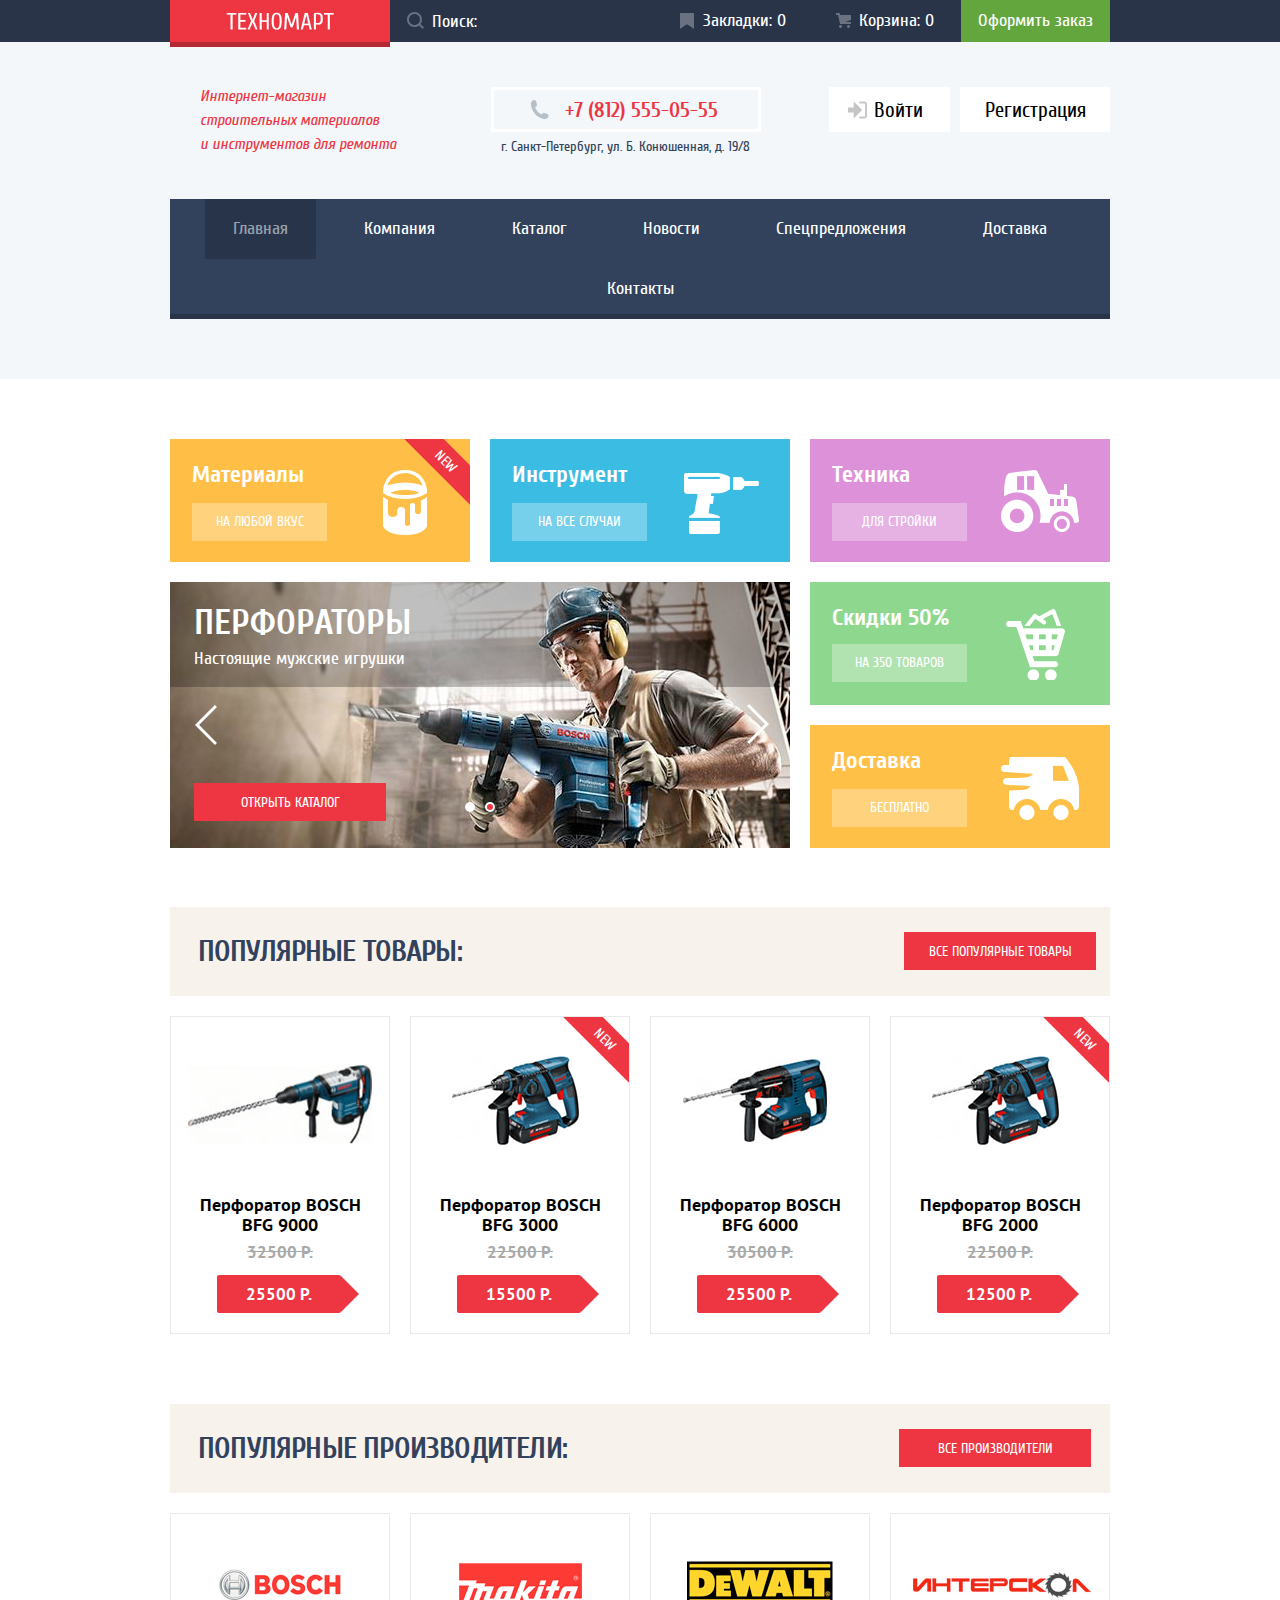
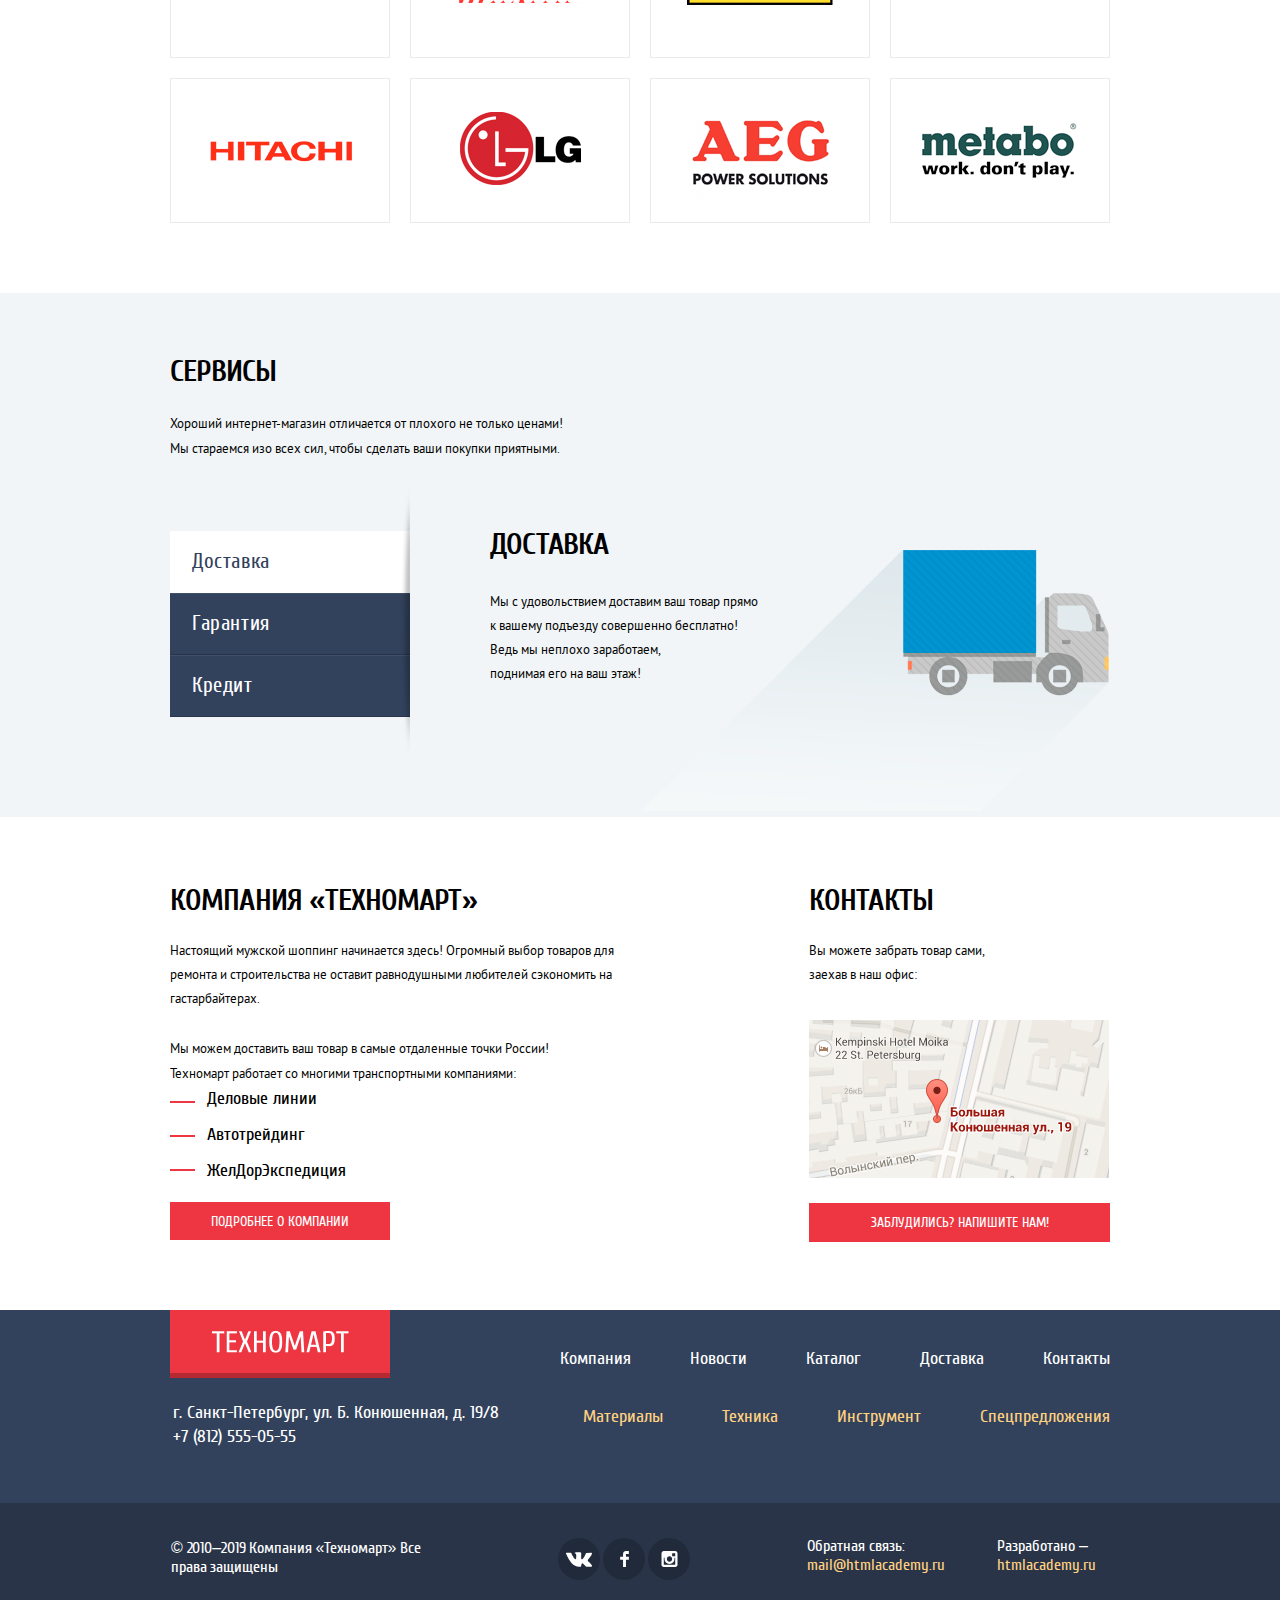
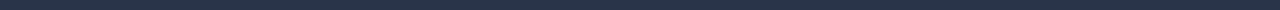
<file: index.html>
<!DOCTYPE html>
<html lang="ru" class="page">
   <head>
      <meta charset="utf-8">
      <title>HTML Academy: Техномарт</title>
      <link rel="icon" href="favicon.ico">
      <link rel="icon" href="img/favicon/152.svg" type="image/svg+xml">
      <link rel="stylesheet" type="text/css" href="css/normalize.css">
      <link rel="stylesheet" type="text/css" href="css/style.min.css">
   </head>

   <body class="page-body">

   <!-- page header -->
   <header class="page-header">
      <!-- верхняя часть шапки -->
      <div class="header-top">
         <div class="container">
            <!-- логотип -->
            <a class="link-logo">
               <img src="img/logo/technomart.png" width="108" height="18" alt="Логотип интернет-магазина «Техномарт»" class="main-logo" title="Логотип интернет-магазина «Техномарт»">
            </a>
            <!-- поиск -->
            <form action="#" method="GET" class="form-search">
               <label for="search" class="visualy-hidden">Поиск по сайту</label>
               <input type="search" name="search" id="search" placeholder="Поиск:">
               <svg width="17" height="17" viewBox="0 0 17 17" fill="none" xmlns="http://www.w3.org/2000/svg">
                  <path fill-rule="evenodd" clip-rule="evenodd" d="M13.458 12.044L17 15.586L15.586 17L12.044 13.458C10.782 14.421 9.21 15 7.5 15C3.35786 15 0 11.6421 0 7.5C0 3.35786 3.35786 0 7.5 0C11.6421 0 15 3.35786 15 7.5C15.0001 9.14309 14.4581 10.7403 13.458 12.044ZM7.5 2C4.467 2 2 4.467 2 7.5C2.00331 10.5362 4.4638 12.9967 7.5 13C10.532 13 13 10.532 13 7.5C13 4.467 10.532 2 7.5 2Z" fill="white"/>
               </svg>
            </form>
            <!-- меню покупок -->
            <ul class="top-user-menu">
               <li class="top-button bookmark"><a href="#">Закладки:&nbsp;<span class="cnt-bookmark">0</span></a></li>
               <li class="top-button cart"><a href="#">Корзина:&nbsp;<span class="cnt-cart">0</span></a></li>
               <li class="top-button buy-top-button"><a href="#">Оформить заказ</a></li>
            </ul>
         </div>
      </div>

      <div class="header-bottom">
         <div class="container">
            <!-- средняя часть шапки -->
            <div class="header-info">
               <h1 class="visualy-hidden">Техномарт</h1>
               <p class="top-slogan">
                  <i>Интернет-магазин
                  строительных материалов
                  и&nbsp;инструментов для ремонта</i>
               </p>
            </div>
            <div class="top-contacts">
               <h2 class="visualy-hidden">Наши контакты</h2>
               <a href="tel:+78125550555" class="top-phone" title="Позвонить нам">+7 (812) 555-05-55</a>
               <p class="top-address">г. Санкт-Петербург, ул. Б. Конюшенная, д. 19/8</p>
            </div>
            <div class="unautorized">
               <h2 class="visualy-hidden">Блок авторизации</h2>
               <a href="#" class="user-button enter" title="Войти на сайт">
                  <svg width="20" height="18" viewBox="0 0 20 18" fill="none" xmlns="http://www.w3.org/2000/svg">
                     <path d="M14.1667 9L5.71429 0.5V6.5H0V11.5H5.71429V17.5L14.1667 9Z" fill="#C5C5C5"/>
                     <path d="M16.1771 15.51H11.3895V17.5H16.1771C18.2514 17.5 19.0381 15.69 19.0619 14.474V3.528C19.0381 2.311 18.2514 0.5 16.1771 0.5H11.3895V2.49H16.1771C16.9762 2.49 17.1219 3.171 17.1391 3.547V14.451C17.1229 14.827 16.9762 15.51 16.1771 15.51Z" fill="#C5C5C5"/>
                  </svg>
                  Войти
               </a>
               <a href="#" class="user-button registration" title="Зарегистрироваться на сайте">Регистрация</a>
            </div>


         <!-- нижняя часть шапки -->
            <nav class="main-nav">
               <h2 class="visualy-hidden">Главное меню сайта</h2>
               <div class="nav">
                  <ul class=" main-nav-list">
                     <li class="main-nav-item current"><a class="main-nav-link">Главная</a></li>
                     <li class="main-nav-item"><a class="main-nav-link" href="#">Компания</a></li>
                     <li class="main-nav-item"><a class="main-nav-link" href="catalog.html">Каталог</a></li>
                     <li class="main-nav-item"><a class="main-nav-link" href="#">Новости</a></li>
                     <li class="main-nav-item"><a class="main-nav-link" href="#">Спецпредложения</a></li>
                     <li class="main-nav-item"><a class="main-nav-link" href="#">Доставка</a></li>
                     <li class="main-nav-item"><a class="main-nav-link" href="#">Контакты</a></li>
                  </ul>
               </div>
            </nav>
         </div>
      </div>
   </header>


   <!-- page content -->
   <main class="page-content">
      <!-- Блок со слайдером -->
      <section class="features">
         <div class="container">
            <h2 class="visualy-hidden">Ассортимент</h2>
            <!-- верхний ряд -->
            <div class="features-card new">
               <h3 class="features-title">Материалы</h3>
               <a href="#" class="features-button">на любой вкус</a>
            </div>
            <div class="features-card">
               <h3 class="features-title">Инструмент</h3>
               <a href="#" class="features-button">на все случаи</a>
            </div>
            <div class="features-card">
               <h3 class="features-title">Техника</h3>
               <a href="#" class="features-button">для стройки</a>
            </div>
            <div class="features-card">
               <h3 class="features-title">Скидки 50%</h3>
               <a href="#" class="features-button">на 350 товаров</a>
            </div>
            <div class="features-card">
               <h3 class="features-title">Доставка</h3>
               <a href="#" class="features-button">бесплатно</a>
            </div>
            <!-- slider -->
            <div class="slider">
               <ul class="slide-list">
                  <li class="slide slide-1">
                     <h3 class="slide-title">Дрели</h3>
                     <p class="slide-desc">Соседям на радость</p>
                     <a href="catalog.html" class="button slide-button">открыть каталог</a>
                  </li>
                  <li class="slide slide-2 slide-active">
                     <h3 class="slide-title">Перфораторы</h3>
                     <p class="slide-desc">Настоящие мужские игрушки</p>
                     <a href="catalog.html" class="button slide-button">открыть каталог</a>
                  </li>
               </ul>
               <button class="slider-arrow arrow-prev" tabindex="0" aria-label="Предыдущий слайд"></button>
               <button class="slider-arrow arrow-next" tabindex="0" aria-label="Следующий слайд"></button>
               <div class="slider-controls">
                  <button class="dot dot1" type="button" aria-label="слайд с дрелями" tabindex="0"></button>
                  <button class="dot dot2 current" type="button" aria-label="слайд с перфораторами" tabindex="0"></button>
               </div>
            </div>
         </div>
      </section>

      <!-- Популярные товары -->
      <section class="popular-goods">
         <div class="container">
            <!-- заголовок -->
            <div class="title-wrapper back-lightyellow">
               <h2 class="title popular-goods-title">Популярные товары:</h2>
               <a href="#" class="button right-button">все популярные товары</a>
            </div>
            <!-- список товаров -->
            <div class="popular-goods-content">
               <ul class="good-list">
                  <li class="gray-border good-item" tabindex="0">
                     <div class="good-text">
                        <h3 class="good-title">Перфоратор BOSCH BFG&nbsp;9000</h3>
                        <p class="good-oldprice">32500 Р.</p>
                        <p class="good-newprice">25500 Р.</p>
                     </div>
                     <div class="good-img-wrapper">
                       <img src="img/goods/hd-bfg-9000.jpg" width="184" height="164" alt="Профессиональный мощный инструмент для серьезных работ" class="good-img">
                     </div>
                     <div class="menu-good">
                        <a href="#" class="card-button buy-button" aria-label="купить товар" tabindex="0">Купить</a>
                        <button type="button" class="card-button bookmark-button" aria-label="добавить товар в закладки">В закладки</button>
                     </div>
                  </li>
                  <li class="gray-border good-item new" tabindex="0">
                     <div class="good-text">
                        <h3 class="good-title">Перфоратор BOSCH BFG&nbsp;3000</h3>
                        <p class="good-oldprice">22500 Р.</p>
                        <p class="good-newprice">15500 Р.</p>
                     </div>
                     <div class="good-img-wrapper">
                        <img src="img/goods/hd-bfg-3000.jpg" width="127" height="112" alt="Усиленный инструмент для дома и дачи" class="good-img">
                     </div>
                     <div class="menu-good">
                        <a href="#" class="card-button buy-button" aria-label="купить товар" tabindex="0">Купить</a>
                        <button type="button" class="card-button bookmark-button" aria-label="добавить товар в закладки">В закладки</button>
                     </div>
                  </li>
                  <li class="gray-border good-item" tabindex="0">
                     <div class="good-text">
                        <h3 class="good-title">Перфоратор BOSCH BFG&nbsp;6000</h3>
                        <p class="good-oldprice">30500 Р.</p>
                        <p class="good-newprice">25500 Р.</p>
                     </div>
                     <div class="good-img-wrapper">
                        <img src="img/goods/hd-bfg-6000.jpg" width="144" height="128" alt="Универсальный инструмент для дома" class="good-img">
                     </div>
                     <div class="menu-good">
                        <a href="#" class="card-button buy-button" aria-label="купить товар" tabindex="0">Купить</a>
                        <button type="button" class="card-button bookmark-button" aria-label="добавить товар в закладки">В закладки</button>
                     </div>
                  </li>
                  <li class="gray-border good-item new" tabindex="0">
                     <div class="good-text">
                        <h3 class="good-title">Перфоратор BOSCH BFG&nbsp;2000</h3>
                        <p class="good-oldprice">22500 Р.</p>
                        <p class="good-newprice">12500 Р.</p>
                     </div>
                     <div class="good-img-wrapper">
                        <img src="img/goods/hd-bfg-2000.jpg" width="127" height="112" alt="Легкий инструмент для начинающих" class="good-img">
                     </div>
                     <div class="menu-good">
                        <a href="#" class="card-button buy-button" aria-label="купить товар" tabindex="0">Купить</a>
                        <button type="button" class="card-button bookmark-button" aria-label="добавить товар в закладки">В закладки</button>
                     </div>
                  </li>
               </ul>
            </div>
         </div>
      </section>

      <!-- Популярные производители -->
      <section class="manufacts">
         <div class="container">
            <!-- заголовок -->
            <div class="title-wrapper back-lightyellow">
               <h2 class="title manufacts-title">Популярные производители:</h2>
               <a href="#" class="button right-button">Все производители</a>
            </div>
            <!-- список производителей -->
            <div class="manufacts-content">
               <ul class="manufacts-list">
                  <li class="gray-border manufact-item" title="Компания «BOSH»">
                     <a href="#" class="manufact-link">
                        <img src="img/manufacturers/bosch.png" width="126" height="37" alt="Компания «BOSH»"  class="manufact-img">
                     </a>
                  </li>
                  <li class="gray-border manufact-item" title="Компания «Makita»">
                     <a href="#" class="manufact-link">
                        <img src="img/manufacturers/makita.png" width="123" height="40" alt="Компания «Makita»" class="manufact-img">
                     </a>
                  </li>
                  <li class="gray-border manufact-item" title="Компания «DeWALT»">
                     <a href="#" class="manufact-link">
                        <img src="img/manufacturers/dewalt.png" width="146" height="44" alt="Компания «DeWALT»" class="manufact-img">
                     </a>
                  </li>
                  <li class="gray-border manufact-item" title="Компания «Интерскол»">
                     <a href="#" class="manufact-link">
                        <img src="img/manufacturers/interskol.png" width="200" height="76" alt="Компания «Интерскол»" class="manufact-img">
                     </a>
                  </li>
                  <li class="gray-border manufact-item" title="Компания «HITACHI»">
                     <a href="#" class="manufact-link">
                        <img src="img/manufacturers/hitachi.png" width="169" height="31" alt="Компания «HITACHI»" class="manufact-img">
                     </a>
                  </li>
                  <li class="gray-border manufact-item" title="Компания «LG»">
                     <a href="#" class="manufact-link">
                        <img src="img/manufacturers/lg.png" width="121" height="73" alt="Компания «LG»" class="manufact-img">
                     </a>
                  </li>
                  <li class="gray-border manufact-item" title="Компания «AEG power solutions»">
                     <a href="#" class="manufact-link">
                        <img src="img/manufacturers/aeg.png" width="151" height="98" alt="Компания «AEG power solutions»" class="manufact-img">
                     </a>
                  </li>
                  <li class="gray-border manufact-item" title="Компания «metabo work. don't play.»">
                     <a href="#" class="manufact-link">
                        <img src="img/manufacturers/metabo.png" width="206" height="73" alt="Компания «metabo work. don't play.»" class="manufact-img">
                     </a>
                  </li>
               </ul>
            </div>
         </div>
      </section>

      <!-- Сервисы -->
      <section class="services">
         <div class="container">
            <h2 class="title title-black">Сервисы</h2>
            <div class="services-slogan">
               <p>Хороший интернет-магазин отличается от плохого не только ценами!</p>
               <p>Мы стараемся изо всех сил, чтобы сделать ваши покупки приятными.</p>
            </div>

            <!-- меню сервисов -->
            <div class="services-content">
               <ul class="services-menu-list">
                  <li class="services-menu-item">
                     <button class="services-menu-button delivery-button services-active">Доставка</button>
                  </li>
                  <li class="services-menu-item">
                     <button class="services-menu-button guarantee-button" tabindex="0">Гарантия</button>
                  </li>
                  <li class="services-menu-item">
                     <button class="services-menu-button credit-button">Кредит</button>
                  </li>
               </ul>

               <!-- список сервисов -->
               <ul class="services-list">
                  <li class="services-item delivery services-current">
                     <figure>
                        <figcaption class="title">Доставка</figcaption>
                        <p>Мы с удовольствием доставим ваш товар прямо
                           к вашему подъезду совершенно бесплатно!
                           Ведь мы неплохо заработаем,
                           поднимая&nbsp;его&nbsp;на&nbsp;ваш&nbsp;этаж!</p>
                        <img src="img/services/delivery.png" width="468" height="261" alt="Рисунок грузовичка" class="services-pic">
                     </figure>
                  </li>
                  <li class="services-item guarantee">
                     <figure>
                        <figcaption class="title">Гарантия</figcaption>
                        <p>Если купленный у нас товар поломается или заискрит,
                           а также в случае пожара, спровоцированного его
                           возгоранием, вы всегда можете быть уверены в нашей
                           гарантии. Мы обменяем сгоревший товар на новый.
                           Дом уж восстановите как-нибудь сами.</p>
                        <img src="img/services/guarantee.png" width="389" height="283" alt="Рисунок медали" class="services-pic">
                     </figure>
                  </li>
                  <li class="services-item credit">
                     <figure>
                        <figcaption class="title">Кредит</figcaption>
                        <p>Залезть в долговую яму стало проще!
                           Кредитные&nbsp;консультанты придут вам на помощь.</p>
                        <a href="#" class="button">Отправить заявку</a>
                        <img src="img/services/credit.png" width="465" height="285" alt="Рисунок купюр и монет" class="services-pic">
                     </figure>
                  </li>
               </ul>
            </div>
         </div>
      </section>

      <!-- О компании и контакты -->
      <div class="about-contacts">
         <div class="container">
            <!-- о компании -->
            <section class="about">
               <div class="about-container">
                  <h2 class="title title-black">Компания «техномарт»</h2>
                  <p class="about-desc">Настоящий мужской шоппинг начинается здесь! Огромный выбор товаров для
                  ремонта и строительства не оставит равнодушными любителей сэкономить на
                  гастарбайтерах.</p>
               </div>
               <div class="content-wrapper">
                  <p class="about-desc">Мы можем доставить ваш товар в самые отдаленные точки России!</p>
                  <p class="about-desc">Техномарт&nbsp;работает со многими транспортными компаниями:</p>
                  <ul class="transport-list">
                     <li class="transport-item">Деловые линии</li>
                     <li class="transport-item">Автотрейдинг</li>
                     <li class="transport-item">ЖелДорЭкспедиция</li>
                  </ul>
                  <a href="#" class="button">Подробнее о компании</a>
               </div>
            </section>
            <!-- блок контатов -->
            <section class="contacts">
               <h2 class="title title-black">Контакты</h2>
               <p class="contacts-desc">Вы можете забрать товар сами,
               заехав в наш офис:</p>
               <a class="contacts-link" title="Наш адрес" href="https://yandex.ru/maps/2/saint-petersburg/house/bolshaya_konyushennaya_ulitsa_12/Z0kYdQVjS0UAQFtjfXVyd3VqbQ==/?ll=30.323965%2C59.936834&utm_source=main_stripe_big&z=16.15">
                  <img src="img/maps/mini-map.png" width="300" height="158" alt="Адрес организации: город Санкт-Петербург, улица Большая Конюшенная, дом 19" class="contacts-minimap">
               </a>
               <a href="#" class="button feedback-link">Заблудились? Напишите нам!</a>
            </section>
         </div>
      </div>
   </main>


   <!-- page footer -->
   <footer class="page-footer">
      <!-- Верхняя часть футера -->
      <section class="footer-menu">
         <div class="container">
         <h2 class="visualy-hidden">Верхняя секция подвала сайта</h2>
            <!-- верхнее меню -->
            <div class="footer-top">
               <a class="footer-logo">
                  <img src="img/logo/logo.png" width="220" height="68" alt="Логотип интернет-магазина «Техномарт»" class="footer-logo-img" title="Логотип интернет-магазина «Техномарт»">
               </a>
               <div class="nav">
                  <ul class="footer-nav">
                     <li class="footer-nav-item"><a class="footer-nav-link" href="#">Компания</a></li>
                     <li class="footer-nav-item"><a class="footer-nav-link" href="#">Новости</a></li>
                     <li class="footer-nav-item"><a class="footer-nav-link" href="catalog.html">Каталог</a></li>
                     <li class="footer-nav-item"><a class="footer-nav-link" href="#">Доставка</a></li>
                     <li class="footer-nav-item"><a class="footer-nav-link" href="#">Контакты</a></li>
                  </ul>
               </div>
            </div>

            <!-- среднее меню -->
            <div class="footer-middle">
               <h2 class="visualy-hidden">Средняя секция подвала сайта</h2>
               <p class="footer-address">г. Санкт-Петербург, ул. Б. Конюшенная, д. 19/8<br>+7 (812) 555-05-55</p>
               <div class="nav">
                  <ul class="footer-nav">
                     <li class="footer-nav-item"><a class="footer-nav-link gold" href="#">Материалы</a></li>
                     <li class="footer-nav-item"><a class="footer-nav-link gold" href="#">Техника</a></li>
                     <li class="footer-nav-item"><a class="footer-nav-link gold" href="#">Инструмент</a></li>
                     <li class="footer-nav-item"><a class="footer-nav-link gold" href="#">Спецпредложения</a></li>
                  </ul>
               </div>
            </div>
         </div>
      </section>

      <!-- Нижняя часть футера -->
      <section class="footer-bottom">
         <div class="container">
            <h2 class="visualy-hidden">Нижняя секция подвала сайта</h2>
            <p class="copyright">© 2010–2019 Компания «Техномарт»
            <span>Все права защищены</span></p>

            <!-- Блок социльных кнопок -->
            <section class="social">
               <h3 class="visualy-hidden">Давайте дружить!</h3>
               <ul class="social-buttons">
                  <li class="social-button">
                     <a href="#" target="blank" class="social-link" title="Мы во Вконтакте">
                        <span class="social-title visualy-hidden">Вконтакте</span>
                        <svg width="26" height="15" viewBox="0 0 26 15" fill="none" xmlns="http://www.w3.org/2000/svg" aria-label="логотип Вконтакте" role="img" focusable="false" aria-hidden="true">
                        <path d="M15.5403 11.7281C16.4609 11.4384 17.6395 13.6406 18.8943 14.4834C19.836 15.1219 20.5573 14.9841 20.5573 14.9841L23.9017 14.9372C23.9017 14.9372 25.6495 14.8322 24.8232 13.4803C24.7549 13.3678 24.3389 12.4781 22.334 10.6472C20.2376 8.73186 20.5217 9.04218 23.0456 5.73093C24.5835 3.71249 25.1988 2.47968 25.0062 1.95468C24.8213 1.44936 23.6918 1.58061 23.6918 1.58061L19.9237 1.60593C19.5568 1.60686 19.2458 1.71749 19.1042 2.08874C19.1013 2.09249 18.5062 3.65061 17.7127 4.9753C16.0362 7.77749 15.3669 7.92655 15.0896 7.75124C14.4531 7.3453 14.6139 6.1228 14.6139 5.25374C14.6139 2.5378 15.0299 1.4053 13.7992 1.1128C13.388 1.0153 13.0876 0.951552 12.0389 0.942177C10.6985 0.922489 9.56027 0.942177 8.91508 1.25061C8.48656 1.45968 8.15819 1.91811 8.35753 1.94436C8.6079 1.97718 9.1693 2.09436 9.46975 2.49374C9.8559 3.01124 9.84434 4.17093 9.84434 4.17093C9.84434 4.17093 10.0649 7.36874 9.32434 7.7653C8.8159 8.03718 8.12064 7.48218 6.62516 4.9378C5.86153 3.63655 5.28471 2.19843 5.28471 2.19843C5.28471 2.19843 5.17301 1.93124 4.97079 1.78499C4.73005 1.61155 4.39301 1.55624 4.39301 1.55624L0.816563 1.57874C0.816563 1.57874 0.27923 1.59374 0.0818227 1.82436C-0.0934366 2.02874 0.0673782 2.45061 0.0673782 2.45061C0.0673782 2.45061 2.86864 8.90155 6.04064 12.1509C8.94879 15.1341 12.2537 14.9362 12.2537 14.9362H13.7511C13.7511 14.9362 14.2027 14.8856 14.4338 14.6437C14.6495 14.4187 14.6399 13.9959 14.6399 13.9959C14.6399 13.9959 14.61 12.0187 15.5403 11.7281Z" fill="white"/>
                        </svg>
                     </a>
                  </li>
                  <li class="social-button">
                     <a href="#" target="blank" class="social-link" title="Мы в Фейсбук">
                        <span class="social-title visualy-hidden">Фейсбук</span>
                        <svg width="12" height="22" viewBox="0 0 12 22" fill="none" xmlns="http://www.w3.org/2000/svg" aria-label="логотип Facebook" role="img" focusable="false" aria-hidden="true">
                        <path d="M12 4V0H8C5.79086 0 4 1.79086 4 4V8H0V12H4V22H8V12H12V8H8V4H12Z" fill="white"/>
                        </svg>

                     </a>
                  </li>
                  <li class="social-button">
                     <a href="#" target="blank" class="social-link" title="Мы в Instagram">
                        <span class="social-title visualy-hidden">Инстаграм</span>
                        <svg width="21" height="21" viewBox="0 0 21 21" fill="none" xmlns="http://www.w3.org/2000/svg" aria-label="логотип Instagram" role="img" focusable="false" aria-hidden="true">
                        <path fill-rule="evenodd" clip-rule="evenodd" d="M3 0H18C19.65 0 21 1.35 21 3V18C21 19.65 19.65 21 18 21H3C1.35 21 0 19.65 0 18V3C0 1.35 1.35 0 3 0ZM14 10.5C14 8.57 12.43 7 10.5 7C8.57 7 7 8.57 7 10.5C7 12.43 8.57 14 10.5 14C12.43 14 14 12.43 14 10.5ZM3 18V9H4.181C4.0626 9.49127 4.00186 9.99467 4 10.5C4 14.0899 6.91015 17 10.5 17C14.0899 17 17 14.0899 17 10.5C16.9986 9.99464 16.9379 9.49118 16.819 9H18V18H3ZM14 7H18V3H14V7Z" fill="white"/>
                        </svg>
                     </a>
                  </li>
               </ul>
            </section>

            <p class="dev-email">Обратная связь:
               <a href="mailto:mail@htmlacademy.ru" target="blank" class="gold" title="Написать нам письмо">mail@htmlacademy.ru</a>
            </p>

            <p class="dev-site">Разработано&nbsp;&ndash;
               <a href="https://htmlacademy.ru/intensive/htmlcss" target="blank" class="gold" title="Перейти на сайт разработчика">htmlacademy.ru</a>
            </p>
         </div>
      </section>
   </footer>


   <!-- Модальное окно обратной связи -->
   <div class="modal-fade modal-feedback">
      <section class="modal">
         <h2 class="visualy-hidden">Форма обратной связи</h2>
         <div class="modal-wrapper">
            <form action="#" method="POST" class="feedback-form">
               <div class="wrapper-m-content">
                  <div class="m-container m-content">
                     <div class="modal-field">
                        <label for="feedback-name">Ваше имя:</label>
                        <input type="text" class="feed-name" name="feedback-name" id="feedback-name" placeholder="Имя Фамилия">
                     </div>
                     <div class="modal-field">
                        <label for="feedback-email">Ваш e-mail:</label>
                        <input type="email" class="feed-pass" name="feedback-email" id="feedback-email" placeholder="email@example.com">
                     </div>
                     <div class="modal-field">
                        <label for="feedback-message">Текст письма:</label>
                        <textarea class="feed-mess" name="feedback-message" id="feedback-message" placeholder="В свободной форме"></textarea>
                     </div>
                  </div>
               </div>
               <div class="wrapper-m-buttons">
                  <div class="m-container m-buttons">
                     <button type="submit" class="button modal-submit">Отправить</button>
                  </div>
               </div>
            </form>
         </div>
         <button type="button" class="modal-close" aria-label="Закрыть окно" title="Закрыть окно"></button>
      </section>
   </div>


   <!-- Модальное окно карты -->
   <div class="modal-fade modal-map">
      <section class="modal">
         <h2 class="visualy-hidden">Как до нас добраться?</h2>
         <div class="modal-wrapper">
            <iframe src="https://www.google.com/maps/embed?pb=!1m18!1m12!1m3!1d2376.742193701169!2d30.314279829311577!3d59.93887902996969!2m3!1f0!2f0!3f0!3m2!1i1024!2i768!4f13.1!3m3!1m2!1s0x4696310fca145cc1%3A0x42b32648d8238007!2z0JHQvtC70YzRiNCw0Y8g0JrQvtC90Y7RiNC10L3QvdCw0Y8g0YPQuy4sIDE5LzgsINCh0LDQvdC60YIt0J_QtdGC0LXRgNCx0YPRgNCzLCAxOTExODY!5e0!3m2!1sru!2sru!4v1613745937929!5m2!1sru!2sru" width="940" height="445" allowfullscreen="" aria-hidden="false" tabindex="0" title="Офис компании по адресу ул. Большая Конюшенная 19/8, Санкт-Петербург"></iframe>
         </div>
         <button type="button" class="modal-close" aria-label="Закрыть окно" title="Закрыть окно"></button>
      </section>
   </div>

   <!-- Модальное окно корзины -->
   <div class="modal-fade  modal-add">
      <section class="modal">
         <h2 class="visualy-hidden">Сообщение:</h2>
         <div class="modal-wrapper">
            <div class="m-container m-content">
               <h2 class="modal-add-title">Товар добавлен в корзину!</h2>
            </div>
            <div class="m-container m-buttons">
               <a href="#" class="button m-button-buy">Оформить заказ</a>
               <button  type="button" class="button m-button-add">Продолжить покупки</button>
            </div>
         </div>
         <button type="button" class="modal-close" aria-label="Закрыть окно" title="Закрыть окно"></button>
      </section>
   </div>

   <script src="js/index.min.js"></script>
  </body>
</html>
</file>
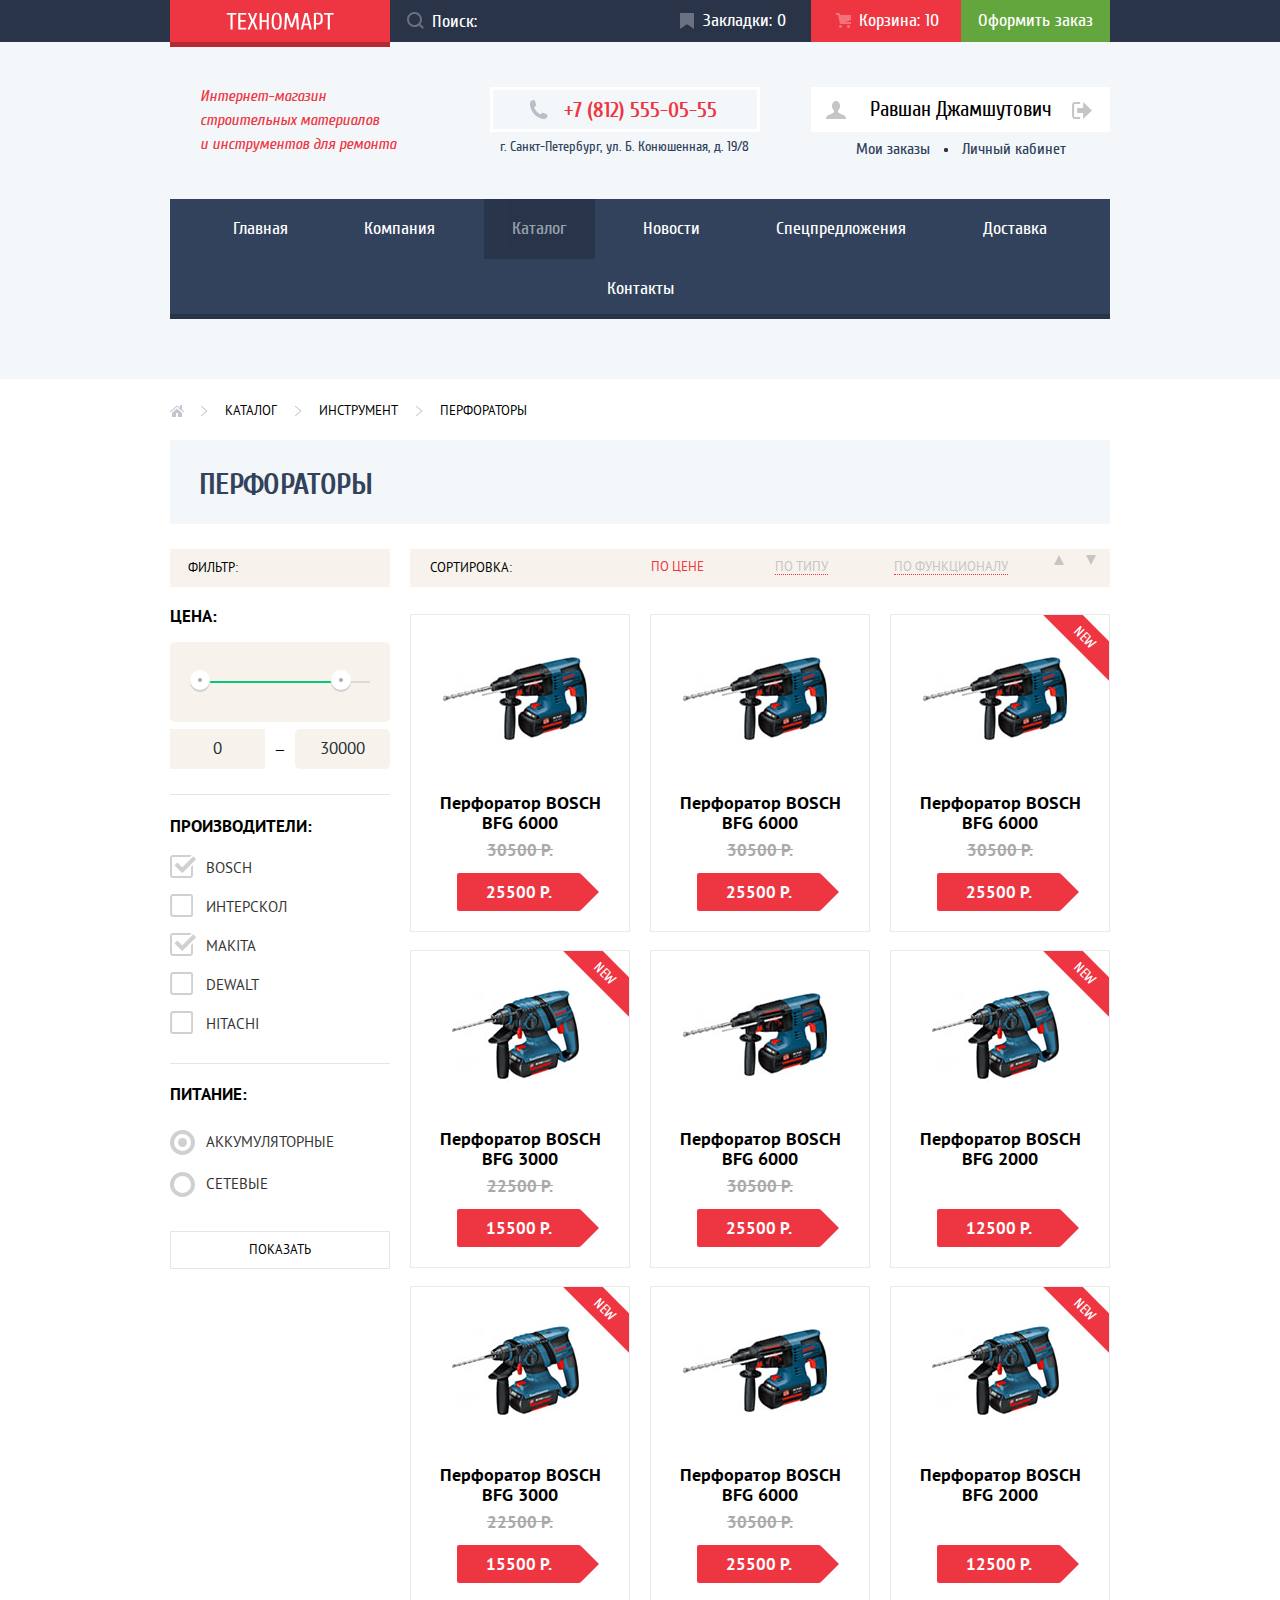
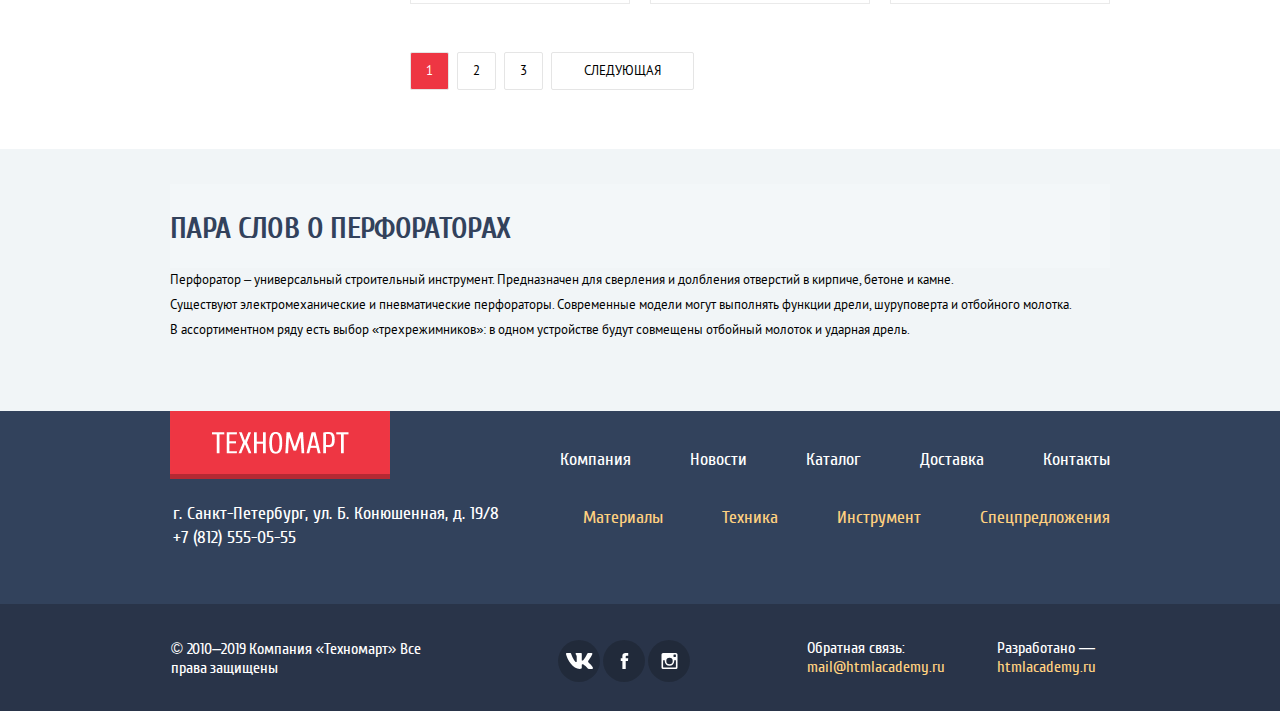
<file: catalog.html>
<!DOCTYPE html>
<html lang="ru" class="page">
   <head>
      <meta charset="utf-8">
      <title>HTML Academy: Каталог</title>
      <link rel="icon" href="favicon.ico">
      <link rel="icon" href="img/favicon/152.svg" type="image/svg+xml">
      <link rel="stylesheet" type="text/css" href="css/normalize.css">
      <link rel="stylesheet" type="text/css" href="css/style.min.css">
   </head>

   <body class="page-body">

   <!-- page header -->
   <header class="page-header">
      <!-- верхняя часть шапки -->
      <div class="header-top">
         <div class="container">
            <!-- логотип -->
            <a class="link-logo" href="index.html">
               <img src="img/logo/technomart.png" width="108" height="18" alt="Логотип интернет-магазина «Техномарт»" class="main-logo" title="Логотип интернет-магазина «Техномарт»">
            </a>
            <!-- поиск -->
            <form action="#" method="GET" class="form-search">
               <label for="search" class="visualy-hidden">Поиск по сайту</label>
               <input type="search" name="search" id="search" placeholder="Поиск:">
               <svg width="17" height="17" viewBox="0 0 17 17" fill="none" xmlns="http://www.w3.org/2000/svg">
                  <path fill-rule="evenodd" clip-rule="evenodd" d="M13.458 12.044L17 15.586L15.586 17L12.044 13.458C10.782 14.421 9.21 15 7.5 15C3.35786 15 0 11.6421 0 7.5C0 3.35786 3.35786 0 7.5 0C11.6421 0 15 3.35786 15 7.5C15.0001 9.14309 14.4581 10.7403 13.458 12.044ZM7.5 2C4.467 2 2 4.467 2 7.5C2.00331 10.5362 4.4638 12.9967 7.5 13C10.532 13 13 10.532 13 7.5C13 4.467 10.532 2 7.5 2Z" fill="white"/>
               </svg>
            </form>
            <!-- меню покупок -->
            <ul class="top-user-menu">
               <li class="top-button bookmark"><a href="#">Закладки:&nbsp;<span class="cnt-bookmark">0</span></a></li>
               <li class="top-button cart red-back"><a href="#">Корзина:&nbsp;<span class="cnt-cart">10</span></a></li>
               <li class="top-button buy-top-button"><a href="#">Оформить заказ</a></li>
            </ul>
         </div>
      </div>


      <div class="header-bottom">
         <div class="container">
            <!-- средняя часть шапки -->
            <div class="header-info">
               <h1 class="visualy-hidden">Каталог</h1>
               <p class="top-slogan">
                  <i>Интернет-магазин
                  строительных материалов
                  и&nbsp;инструментов для ремонта</i>
               </p>
            </div>
            <div class="top-contacts catalog-contacts">
               <h2 class="visualy-hidden">Наши контакты</h2>
               <a href="tel:+78125550555" class="top-phone" title="Позвонить нам">+7 (812) 555-05-55</a>
               <p class="top-address">г. Санкт-Петербург, ул. Б. Конюшенная, д. 19/8</p>
            </div>
            <div class="autorized">
               <h2 class="visualy-hidden">Блок авторизации</h2>
               <div class="user-account">
                  <a href="#" class="user-profile" title="Перейти на личную страницу пользователя">
                     <svg width="20" height="18" viewBox="0 0 20 18" fill="none" xmlns="http://www.w3.org/2000/svg" aria-label="Иконка авторизованного пользователя">
                        <path d="M17.881 14.166C15.737 13.431 13.625 12.5 12.674 11.776C12.017 11.275 11.904 10.158 12.157 9.361C13.275 8.458 14.021 6.884 14.021 5.083C14.021 2.276 12.221 0 10 0C7.77902 0 5.97901 2.276 5.97901 5.083C5.97901 6.884 6.72501 8.457 7.84201 9.36C8.09501 10.158 7.98302 11.275 7.32502 11.776C6.37502 12.5 4.26201 13.43 2.11801 14.166C-0.0259852 14.902 1.48343e-05 18 1.48343e-05 18H20C20 18 20.025 14.901 17.881 14.166Z" fill="#C5C5C5"/>
                     </svg>
                     Равшан Джамшутович
                  </a>
                  <a href="#" class="exit-button" title="Выйти из аккаунта">
                     <svg width="20" height="17" viewBox="0 0 20 17" fill="none" xmlns="http://www.w3.org/2000/svg" aria-label="Выход из аккаунта">
                        <path d="M20 8.5L11.125 0V6H5.125V11H11.125V17L20 8.5Z" fill="#C5C5C5"/>
                        <path d="M2.10601 13.952V3.048C2.12401 2.672 2.27701 1.991 3.11601 1.991H8.14301V0H3.11601C0.938006 0 0.112006 1.81 0.0870056 3.027V13.973C0.112006 15.189 0.938006 17 3.11601 17H8.14301V15.01H3.11601C2.27701 15.01 2.12401 14.327 2.10601 13.952Z" fill="#C5C5C5"/>
                     </svg>
                  </a>
               </div>
               <ul class="user-list-link">
                  <li class="user-item-link"><a href="#" class="user-link">Мои заказы</a></li>
                  <li class="user-item-link"><a href="#" class="user-link">Личный кабинет</a></li>
               </ul>
            </div>

            <!-- нижняя часть шапки -->
            <nav class="main-nav">
               <h2 class="visualy-hidden">Главное меню сайта</h2>
               <div class="nav">
                  <ul class="main-nav-list">
                     <li class="main-nav-item"><a class="main-nav-link" href="index.html">Главная</a></li>
                     <li class="main-nav-item"><a class="main-nav-link" href="#">Компания</a></li>
                     <li class="main-nav-item current"><a class="main-nav-link">Каталог</a></li>
                     <li class="main-nav-item"><a class="main-nav-link" href="#">Новости</a></li>
                     <li class="main-nav-item"><a class="main-nav-link" href="#">Спецпредложения</a></li>
                     <li class="main-nav-item"><a class="main-nav-link" href="#">Доставка</a></li>
                     <li class="main-nav-item"><a class="main-nav-link" href="#">Контакты</a></li>
                  </ul>
               </div>
            </nav>
         </div>
      </div>
   </header>


   <!-- page content -->
   <main class="page-content">
      <section class="catalog">
         <div class="container">

            <!-- bread crumbs -->
            <ul class="breadcrumbs">
               <li><a href="#" title="Ссылка на страницу каталога">Каталог</a></li>
               <li><a href="#" title="Ссылка на страницу инструмента">Инструмент</a></li>
               <li class="current-breadcrums">Перфораторы</li>
            </ul>

            <!-- title -->
            <div class="title-wrapper back-lightblue perfo-title">
               <h2 class="title catalog-title">Перфораторы</h2>
            </div>


            <!-- filter -->
            <div class="catalog-filter">
               <!-- filter-title -->
               <div class="mini-title-wrapper">
                  <h3 class="mini-title back-lightyellow">Фильтр:</h3>
               </div>

               <!-- form -->
               <form class="filter" method="GET" action="https://echo.htmlacademy.ru" target="_blank">
                  <!-- price -->
                  <fieldset class="f-section f-price">
                     <legend class="f-title">Цена:</legend>
                        <div class="range-filter">
                           <div class="range-controls back-lightyellow">
                              <div class="scale">
                                 <div class="bar" style="width: 150px; margin-left: 5%"></div>
                              </div>
                              <div class="toggle toggle-min" tabindex="0" style="left: 9%" title="минимальная стоимость"></div>
                              <div class="toggle toggle-max" tabindex="0" style="left: 73%" title="максимальная стоимость"></div>
                            </div>
                            <div class="price-controls">
                              <label class="min-price back-lightyellow">
                                 <input type="text" name="min-price" value="0" class="back-lightyellow">
                              </label>
                              &ndash;
                              <label class="max-price">
                                 <input type="text" name="max-price" value="30000" class="back-lightyellow">
                              </label>
                            </div>
                        </div>
                  </fieldset>

                  <!-- manufacturers -->
                  <fieldset class="f-section f-manufacturers">
                     <legend class="f-title">Производители:</legend>
                        <ul class="f-list">
                           <li class="filter-item filter-checkbox">
                              <input type="checkbox" name="f-bosch" id="f-bosch" class="visualy-hidden filter-input-checkbox" checked>
                              <label for="f-bosch">BOSCH</label>
                           </li>
                           <li class="filter-item filter-checkbox">
                              <input type="checkbox" name="f-interskol" id="f-interskol" class="visualy-hidden filter-input-checkbox">
                              <label for="f-interskol">ИНТЕРСКОЛ</label>
                           </li>
                           <li class="filter-item filter-checkbox">
                              <input type="checkbox" name="f-makita" id="f-makita" class="visualy-hidden filter-input-checkbox" checked>
                              <label for="f-makita">MAKITA</label>
                           </li>
                           <li class="filter-item filter-checkbox">
                              <input type="checkbox" name="f-dewalt" id="f-dewalt" class="visualy-hidden filter-input-checkbox">
                              <label for="f-dewalt">DEWALT</label>
                           </li>
                           <li class="filter-item filter-checkbox">
                              <input type="checkbox" name="f-hitachi" id="f-hitachi" class="visualy-hidden filter-input-checkbox">
                              <label for="f-hitachi">HITACHI</label>
                           </li>
                        </ul>
                  </fieldset>

                  <!-- power -->
                  <fieldset class="f-section f-power">
                     <legend class="f-title">Питание:</legend>
                     <ul class="f-list">
                        <li class="filter-item filter-radio">
                           <input type="radio" name="f-power" id="f-rech" value="rechargeable" class="visualy-hidden filter-input-radio" checked>
                           <label for="f-rech">Аккумуляторные</label>
                        </li>
                        <li class="filter-item filter-radio">
                           <input type="radio" name="f-power" id="f-net" value="network" class="visualy-hidden filter-input-radio">
                           <label for="f-net">Сетевые</label>
                        </li>
                     </ul>
                  </fieldset>
                  <button type="submit" class="button f-button">Показать</button>
               </form>
            </div>


            <!-- goods -->
            <div class="catalog-goods">
               <!-- sorting -->
               <div class="goods-sorting back-lightyellow">
                  <!-- Заголовок -->
                  <div class="mini-title-wrapper">
                     <h3 class="mini-title back-lightyellow sorting-title">Сортировка:</h3>
                  </div>
                  <!-- Меню сортировки -->
                  <ul class="sorting-list">
                     <li class="sorting-item"><button type="button" class="sorting-button active">По&nbsp;цене</button></li>
                     <li class="sorting-item"><button type="button" class="sorting-button">По&nbsp;типу</button></li>
                     <li class="sorting-item"><button type="button" class="sorting-button">По&nbsp;функционалу</button></li>
                     <li class="sorting-item triangle"><button type="button" class="sorting-button active" aria-label="по возрастанию" title="по возрастанию"><!--По возрастанию--></button></li>
                     <li class="sorting-item triangle"><button type="button" class="sorting-button" aria-label="по убыванию" title="по убыванию"><!--По убыванию--></button></li>
                  </ul>
               </div>

               <!-- catalog-goods -->
               <section class="goods-content">
                  <h3 class="visualy-hidden">Товары</h3>
                  <ul class="catalog-list">
                     <li class="gray-border good-item" tabindex="0">
                        <div class="good-text">
                           <h4 class="good-title">Перфоратор BOSCH BFG&nbsp;6000</h4>
                           <p class="good-oldprice">30500 Р.</p>
                           <p class="good-newprice">25500 Р.</p>
                        </div>
                        <div class="good-img-wrapper">
                           <img src="img/goods/hd-bfg-6000.jpg" width="144" height="128" class="good-img" alt="Универсальный инструмент для дома">
                        </div>
                        <div class="menu-good">
                           <a href="#" class="card-button buy-button" aria-label="купить товар" tabindex="0">Купить</a>
                           <button type="button" class="card-button bookmark-button" aria-label="добавить товар в закладки">В закладки</button>
                        </div>
                     </li>
                     <li class="gray-border good-item" tabindex="0">
                        <div class="good-text">
                           <h4 class="good-title">Перфоратор BOSCH BFG&nbsp;6000</h4>
                           <p class="good-oldprice">30500 Р.</p>
                           <p class="good-newprice">25500 Р.</p>
                        </div>
                        <div class="good-img-wrapper">
                           <img src="img/goods/hd-bfg-6000.jpg" width="144" height="128" class="good-img" alt="Универсальный инструмент для дома">
                        </div>
                        <div class="menu-good">
                           <a href="#" class="card-button buy-button" aria-label="купить товар" tabindex="0">Купить</a>
                           <button type="button" class="card-button bookmark-button" aria-label="добавить товар в закладки">В закладки</button>
                        </div>
                     </li>
                     <li class="gray-border good-item new" tabindex="0">
                        <div class="good-text">
                           <h4 class="good-title">Перфоратор BOSCH BFG&nbsp;6000</h4>
                           <p class="good-oldprice">30500 Р.</p>
                           <p class="good-newprice">25500 Р.</p>
                        </div>
                        <div class="good-img-wrapper">
                           <img src="img/goods/hd-bfg-6000.jpg" width="144" height="128" class="good-img" alt="Универсальный инструмент для дома">
                        </div>
                        <div class="menu-good">
                           <a href="#" class="card-button buy-button" aria-label="купить товар" tabindex="0">Купить</a>
                           <button type="button" class="card-button bookmark-button" aria-label="добавить товар в закладки">В закладки</button>
                        </div>
                     </li>
                     <li class="gray-border good-item new" tabindex="0">
                        <div class="good-text">
                           <h4 class="good-title">Перфоратор BOSCH BFG&nbsp;3000</h4>
                           <p class="good-oldprice">22500 Р.</p>
                           <p class="good-newprice">15500 Р.</p>
                        </div>
                        <div class="good-img-wrapper">
                           <img src="img/goods/hd-bfg-3000.jpg" width="127" height="112" class="good-img" alt="Усиленный инструмент для дома и дачи">
                        </div>
                        <div class="menu-good">
                           <a href="#" class="card-button buy-button" aria-label="купить товар" tabindex="0">Купить</a>
                           <button type="button" class="card-button bookmark-button" aria-label="добавить товар в закладки">В закладки</button>
                        </div>
                     </li>
                     <li class="gray-border good-item" tabindex="0">
                        <div class="good-text">
                           <h4 class="good-title">Перфоратор BOSCH BFG&nbsp;6000</h4>
                           <p class="good-oldprice">30500 Р.</p>
                           <p class="good-newprice">25500 Р.</p>
                        </div>
                        <div class="good-img-wrapper">
                           <img src="img/goods/hd-bfg-6000.jpg" width="144" height="128" class="good-img" alt="Универсальный инструмент для дома">
                        </div>
                        <div class="menu-good">
                           <a href="#" class="card-button buy-button" aria-label="купить товар" tabindex="0">Купить</a>
                           <button type="button" class="card-button bookmark-button" aria-label="добавить товар в закладки">В закладки</button>
                        </div>
                     </li>
                     <li class="gray-border good-item new" tabindex="0">
                        <div class="good-text">
                           <h4 class="good-title">Перфоратор BOSCH BFG&nbsp;2000</h4>
                           <p class="good-oldprice"></p>
                           <p class="good-newprice">12500 Р.</p>
                        </div>
                        <div class="good-img-wrapper">
                           <img src="img/goods/hd-bfg-2000.jpg" width="127" height="112" class="good-img" alt="Легкий инструмент для начинающих">
                        </div>
                        <div class="menu-good">
                           <a href="#" class="card-button buy-button" aria-label="купить товар" tabindex="0">Купить</a>
                           <button type="button" class="card-button bookmark-button" aria-label="добавить товар в закладки">В закладки</button>
                        </div>
                     </li>
                     <li class="gray-border good-item new" tabindex="0">
                        <div class="good-text">
                           <h4 class="good-title">Перфоратор BOSCH BFG&nbsp;3000</h4>
                           <p class="good-oldprice">22500 Р.</p>
                           <p class="good-newprice">15500 Р.</p>
                        </div>
                        <div class="good-img-wrapper">
                           <img src="img/goods/hd-bfg-3000.jpg" width="127" height="112" class="good-img" alt="Усиленный инструмент для дома и дачи">
                        </div>
                        <div class="menu-good">
                           <a href="#" class="card-button buy-button" aria-label="купить товар" tabindex="0">Купить</a>
                           <button type="button" class="card-button bookmark-button" aria-label="добавить товар в закладки">В закладки</button>
                        </div>
                     </li>
                     <li class="gray-border good-item" tabindex="0">
                        <div class="good-text">
                           <h4 class="good-title">Перфоратор BOSCH BFG&nbsp;6000</h4>
                           <p class="good-oldprice">30500 Р.</p>
                           <p class="good-newprice">25500 Р.</p>
                        </div>
                        <div class="good-img-wrapper">
                           <img src="img/goods/hd-bfg-6000.jpg" width="144" height="128" class="good-img" alt="Универсальный инструмент для дома">
                        </div>
                        <div class="menu-good">
                           <a href="#" class="card-button buy-button" aria-label="купить товар" tabindex="0">Купить</a>
                           <button type="button" class="card-button bookmark-button" aria-label="добавить товар в закладки">В закладки</button>
                        </div>
                     </li>
                     <li class="gray-border good-item new" tabindex="0">
                        <div class="good-text">
                           <h4 class="good-title">Перфоратор BOSCH BFG&nbsp;2000</h4>
                           <p class="good-oldprice"></p>
                           <p class="good-newprice">12500 Р.</p>
                        </div>
                        <div class="good-img-wrapper">
                           <img src="img/goods/hd-bfg-2000.jpg" width="127" height="112" class="good-img" alt="Легкий инструмент для начинающих">
                        </div>
                        <div class="menu-good">
                           <a href="#" class="card-button buy-button" aria-label="купить товар" tabindex="0">Купить</a>
                           <button type="button" class="card-button bookmark-button" aria-label="добавить товар в закладки">В закладки</button>
                        </div>
                     </li>
                  </ul>
               </section> <!--goods-content -->

               <!-- pagination -->
               <div class="goods-pagination">
                  <h3 class="visualy-hidden">Страницы товаров</h3>
                  <ul class="pagination-list">
                     <li class="pagination-item"><a class="pagination-link current">1</a></li>
                     <li class="pagination-item"><a class="pagination-link" href="#">2</a></li>
                     <li class="pagination-item"><a class="pagination-link" href="#">3</a></li>
                     <li class="pagination-item"><a class="pagination-link" href="#">Следующая</a></li>
                  </ul>
               </div> <!-- pagination -->
            </div>   <!-- catalog-goods -->
         </div> <!-- container -->
      </section><!-- catalog -->

      <!-- catalod-description -->
      <section class="catalod-desc back-basic">
         <div class="container catalog-desc-spaces">
             <!-- title -->
            <div class="title-wrapper back-lightblue perfo-title">
               <h2 class="title catalog-title">Пара слов о перфораторах</h2>
            </div>
            <p>Перфоратор &ndash; универсальный строительный инструмент. Предназначен для сверления и долбления отверстий в кирпиче, бетоне и камне.</p>
            <p>Существуют электромеханические и пневматические перфораторы. Современные модели могут выполнять функции дрели, шуруповерта и отбойного молотка.</p>
            <p>В ассортиментном ряду есть выбор «трехрежимников»: в одном устройстве будут совмещены отбойный молоток и ударная дрель.</p>
         </div>
      </section>
   </main>


   <!-- page footer -->
   <footer class="page-footer">
      <!-- Верхняя часть футера -->
      <section class="footer-menu">
         <div class="container">
            <!-- верхнее меню -->
            <div class="footer-top">
               <a class="footer-logo" href="index.html">
                  <img src="img/logo/logo.png" width="220" height="68" alt="Логотип интернет-магазина «Техномарт»" class="footer-logo-img" title="Логотип интернет-магазина «Техномарт»">
               </a>
               <div class="nav">
                  <ul class="footer-nav">
                     <li class="footer-nav-item"><a class="footer-nav-link" href="#">Компания</a></li>
                     <li class="footer-nav-item"><a class="footer-nav-link" href="#">Новости</a></li>
                     <li class="footer-nav-item current"><a class="footer-nav-link">Каталог</a></li>
                     <li class="footer-nav-item"><a class="footer-nav-link" href="#">Доставка</a></li>
                     <li class="footer-nav-item"><a class="footer-nav-link" href="#">Контакты</a></li>
                  </ul>
               </div>
            </div>

            <!-- среднее меню -->
            <div class="footer-middle">
               <p class="footer-address">г. Санкт-Петербург, ул. Б. Конюшенная, д. 19/8<br>+7 (812) 555-05-55</p>
               <div class="nav">
                  <ul class="footer-nav">
                     <li class="footer-nav-item"><a class="footer-nav-link gold" href="#">Материалы</a></li>
                     <li class="footer-nav-item"><a class="footer-nav-link gold" href="#">Техника</a></li>
                     <li class="footer-nav-item"><a class="footer-nav-link gold" href="#">Инструмент</a></li>
                     <li class="footer-nav-item"><a class="footer-nav-link gold" href="#">Спецпредложения</a></li>
                  </ul>
               </div>
            </div>
         </div>
      </section>

      <section class="footer-bottom">
         <div class="container">
            <p class="copyright">© 2010–2019 Компания «Техномарт»
            <span>Все права защищены</span></p>

            <!-- Блок социльных кнопок -->
            <section class="social">
               <h2 class="visualy-hidden">Давайте дружить!</h2>
               <ul class="social-buttons">
                  <li class="social-button">
                     <a href="#" target="blank" class="social-link" title="Мы во Вконтакте">
                        <span class="social-title visualy-hidden">Вконтакте</span>
                        <svg width="27" height="16" viewBox="0 0 128 76" aria-label="логотип Вконтакте" role="img" focusable="false" aria-hidden="true"><path d="M125,5.15c.89-3,0-5.15-4.23-5.15h-14a6,6,0,0,0-6.09,4S93.59,21.31,83.5,32.59c-3.26,3.26-4.74,4.3-6.52,4.3-.89,0-2.18-1-2.18-4V5.15c0-3.56-1-5.15-4-5.15h-22a3.37,3.37,0,0,0-3.56,3.22c0,3.37,5,4.15,5.56,13.64V37.48c0,4.52-.82,5.34-2.6,5.34-4.74,0-16.29-17.43-23.13-37.38C23.72,1.57,22.38,0,18.8,0H4.8C.8,0,0,1.88,0,4c0,3.71,4.75,22.1,22.1,46.42C33.67,67,50,76,64.8,76c8.9,0,10-2,10-5.45V58c0-4,.84-4.8,3.66-4.8,2.08,0,5.64,1,13.94,9C101.9,71.74,103.46,76,108.8,76h14c4,0,6-2,4.85-6s-5.8-9.64-11.81-16.4c-3.27-3.86-8.16-8-9.64-10.09-2.08-2.67-1.49-3.86,0-6.23,0,0,17-24,18.83-32.18Z" fill="#fff"/></svg>
                     </a>
                  </li>
                  <li class="social-button">
                     <a href="#" target="blank" class="social-link" title="Мы в Фейсбук">
                        <span class="social-title visualy-hidden">Фейсбук</span>
                        <svg width="19" height="22" viewBox="0 0 10.15 21.74" aria-label="логотип Facebook" role="img" focusable="false" aria-hidden="true"><path d="M3.34 1.12A4.77 4.77 0 0 1 6.53 0h3.61v3.81H7.81a1.07 1.07 0 0 0-1.09.83v2.55h3.42c-.08 1.23-.24 2.45-.41 3.67h-3v10.87H2.21V10.86H0V7.21h2.19V3.66a3.83 3.83 0 0 1 1.15-2.54z" fill="#fff"/></svg>
                     </a>
                  </li>
                  <li class="social-button">
                     <a href="#" target="blank" class="social-link" title="Мы в Instagram">
                        <span class="social-title visualy-hidden">Инстаграм</span>
                        <svg width="20" height="20" viewBox="0 0 20 20" aria-label="логотип Instagram" role="img" focusable="false" aria-hidden="true"><path d="M18 0H2a2 2 0 0 0-2 2v16a2 2 0 0 0 2 2h16a2 2 0 0 0 2-2V2a2 2 0 0 0-2-2zm-8 6a4 4 0 1 1-4 4 4 4 0 0 1 4-4zM2.5 18a.47.47 0 0 1-.5-.5V9h2.1a3.4 3.4 0 0 0-.1 1 6 6 0 1 0 12 0 3.4 3.4 0 0 0-.1-1H18v8.5a.47.47 0 0 1-.5.5zM18 4.5a.47.47 0 0 1-.5.5h-2a.47.47 0 0 1-.5-.5v-2a.47.47 0 0 1 .5-.5h2a.47.47 0 0 1 .5.5z" fill="#fff"/></svg>
                     </a>
                  </li>
               </ul>
            </section>

            <p class="dev-email">Обратная связь:
               <a href="mailto:mail@htmlacademy.ru" target="blank" class="gold" title="Написать нам письмо">mail@htmlacademy.ru</a>
            </p>

            <p class="dev-site">Разработано&nbsp;—
               <a href="https://htmlacademy.ru/intensive/htmlcss" target="blank" class="gold" title="Перейти на сайт разработчика">htmlacademy.ru</a>
            </p>
         </div>
      </section>
   </footer>


   <!-- Модальное окно корзины -->
   <div class="modal-fade  modal-add">
      <section class="modal">
         <h2 class="visualy-hidden">Сообщение:</h2>
         <div class="modal-wrapper">
            <div class="m-container m-content">
               <h2 class="modal-add-title">Товар добавлен в корзину!</h2>
            </div>
            <div class="m-container m-buttons">
               <a href="#" class="button m-button-buy">Оформить заказ</a>
               <button  type="button" class="button m-button-add">Продолжить покупки</button>
            </div>
         </div>
         <button type="button" class="modal-close" aria-label="Закрыть окно" title="Закрыть окно"></button>
      </section>
   </div>

   <script src="js/catalog.min.js"></script>
  </body>
</html>
</file>
<file: css/style.min.css>
@-webkit-keyframes bounce{0%{-webkit-transform:translateY(2200px);transform:translateY(2200px)}70%{-webkit-transform:translateY(30px);transform:translateY(30px)}90%{-webkit-transform:translateY(-10px);transform:translateY(-10px)}to{-webkit-transform:translateY(0);transform:translateY(0)}}@keyframes bounce{0%{-webkit-transform:translateY(2200px);transform:translateY(2200px)}70%{-webkit-transform:translateY(30px);transform:translateY(30px)}90%{-webkit-transform:translateY(-10px);transform:translateY(-10px)}to{-webkit-transform:translateY(0);transform:translateY(0)}}@-webkit-keyframes shake{0%,to{-webkit-transform:translateX(0);transform:translateX(0)}10%,30%,50%,70%,90%{-webkit-transform:translateX(-10px);transform:translateX(-10px)}20%,40%,60%,80%{-webkit-transform:translateX(10px);transform:translateX(10px)}}@keyframes shake{0%,to{-webkit-transform:translateX(0);transform:translateX(0)}10%,30%,50%,70%,90%{-webkit-transform:translateX(-10px);transform:translateX(-10px)}20%,40%,60%,80%{-webkit-transform:translateX(10px);transform:translateX(10px)}}@font-face{font-family:"Cuprum";font-style:normal;font-weight:400;src:local("Cuprum"),url(../fonts/cuprum.woff2) format("woff2"),url(../fonts/cuprum.woff) format("woff")}@font-face{font-family:"Cuprum";font-style:italic;font-weight:400;src:local("Cuprum"),url(../fonts/cuprumitalic.woff2) format("woff2"),url(../fonts/cuprumitalic.woff) format("woff")}@font-face{font-family:"Cuprum";font-style:normal;font-weight:700;src:local("Cuprum"),url(../fonts/cuprumbold.woff2) format("woff2"),url(../fonts/cuprumbold.woff) format("woff")}@font-face{font-family:"Cuprum";font-style:italic;font-weight:700;src:local("Cuprum"),url(../fonts/cuprumbolditalic.woff2) format("woff2"),url(../fonts/cuprumbolditalic.woff) format("woff")}@font-face{font-family:"PT Sans";font-style:normal;font-weight:400;src:local("PT Sans"),url(../fonts/ptsans.woff2) format("woff2"),url(../fonts/ptsans.woff) format("woff")}@font-face{font-family:"PT Sans";font-style:normal;font-weight:700;src:local("PT Sans"),url(../fonts/ptsansbold.woff2) format("woff2"),url(../fonts/ptsansbold.woff) format("woff")}:root{--basic-black:#000000;--basic-white:#ffffff;--basic-background:#F1F5F7;--basic-darkblue:#293449;--basic-menublue:#32425C;--basic-bluelight:#F3F7F9;--basic-bluelight2:#F2F6F8;--basic-yellowlight:#F9F5F0;--basic-lightyellow:#F7F3EC;--basic-greylight:#C5C5C5;--basic-greylight2:#E5E5E5;--basic-red:#EE3643;--basic-green:#63A63E;--special-yellow:#FFBF47;--special-blue:#3BBCE3;--special-lilac:#DC91D8;--special-greenlight:#8ED78F;--special-yellowlight:#FFC047;--extra-yellow:#F7F3EC;--extra-red:#CA2C37;--extra-grey-1:#cfcfcf;--extra-grey-2:#ababab;--extra-grey-3:#d7dcde;--extra-green:#00ca74;--extra-green-2:#367315;--extra-grayblue:#405069;--extra-grayblue-2:#3D546F;--extra-grayblue-3:#283136;--extra-darkblue:#1D2739;--extra-darkblue-2:#161D29;--text-silver:#A9A9A9;--text-gold:#FFD180;--border-greylight:#EAEAEA;--icon-back:#212A3A;--modal-footer:#F4F4F4;--success:#5FBB2D;--active-green:#518534;--hover-green:#5FBB2D;--warning:#FFBF47;--error:#BA2732}.back-basic{background-color:var(--basic-background)}.back-lightblue{background-color:var(--basic-bluelight)}.back-lightyellow{background-color:var(--basic-lightyellow)}.gray-border{background-color:var(--basic-white);border:1px solid var(--border-greylight)}.title-wrapper{height:89px;display:-ms-grid;display:grid;-ms-grid-columns:1fr auto;grid-template-columns:1fr auto;-webkit-box-align:center;-ms-flex-align:center;align-items:center;padding-left:28px;padding-right:14px}.title{font-size:30px;line-height:30px;color:var(--basic-menublue);text-transform:uppercase}.title-black{color:var(--basic-black)}.visualy-hidden{position:absolute;width:1px;height:1px;margin:-1px;border:0;padding:0;white-space:nowrap;-webkit-clip-path:inset(100%);clip-path:inset(100%);clip:rect(0 0 0 0);overflow:hidden}.button{display:block;background-color:var(--basic-red);border:0;text-decoration:none;text-transform:uppercase;color:var(--basic-white);text-align:center;font-size:14px;line-height:38px;height:38px;width:192px;cursor:pointer;-webkit-box-sizing:border-box;box-sizing:border-box;padding-top:1px;margin-top:-1px}.button:hover{background-color:var(--extra-red)}.button:active{background-color:var(--error)}.page{height:100%}.container{display:block;width:940px;padding:0 10px;margin:0 auto}.page-body,.page-header{display:-ms-grid;display:grid}.page-body{position:relative;min-width:940px;margin:0;padding:0;background-color:var(--basic-white);color:var(--basic-black);font-family:"Cuprum",Arial,sans-serif;font-size:14px;line-height:24px;font-weight:400;min-height:100%;-ms-grid-rows:auto 1fr auto;grid-template-rows:auto 1fr auto;-ms-flex-line-pack:start;align-content:start}.page-header{-ms-grid-rows:42px auto;grid-template-rows:42px auto}.page-header a{text-decoration:none}.header-top{padding:0;margin:0;background-color:var(--basic-darkblue);color:var(--basic-white);font-size:18px;height:42px}.header-top .container{display:-ms-grid;display:grid;-ms-grid-columns:-webkit-min-content 1fr auto;-ms-grid-columns:min-content 1fr auto;grid-template-columns:-webkit-min-content 1fr auto;grid-template-columns:min-content 1fr auto}.link-logo{display:block;padding-top:11px;background-color:var(--basic-red);width:220px;height:35px;border-top:1px solid transparent;-webkit-box-shadow:inset 0 -5px 0 rgba(0,0,0,.24);box-shadow:inset 0 -5px 0 rgba(0,0,0,.24);z-index:1;cursor:pointer}.main-logo{width:108px;height:18px;margin:0 auto;background:var(--greylight);display:block}.link-logo:active{background-color:var(--error)}.form-search{position:relative;height:42px}.form-search input[type=search]::-webkit-search-cancel-button,.form-search input[type=search]::-webkit-search-decoration,.form-search input[type=search]::-webkit-search-results-button,.form-search input[type=search]::-webkit-search-results-decoration{display:none}.form-search input+svg{z-index:20;position:absolute;width:17px;height:17px;top:12px;left:17px}.form-search input:hover+svg path{fill:var(--basic-white);opacity:1}.form-search input+svg path,.form-search input:active+svg path{fill:var(--basic-white);opacity:.3}.form-search input:focus+svg path{fill:var(--basic-red);opacity:1}.form-search input{background-color:transparent;border-color:transparent;color:var(--basic-white);width:100%;height:100%;padding-left:40px}.form-search input:focus{background-color:var(--basic-white);color:var(--basic-black)}.form-search input:-moz-placeholder{color:var(--basic-white);font-size:18px;line-height:24px}.form-search input::-webkit-input-placeholder{color:var(--basic-white)}.form-search input:active:-moz-placeholder{color:rgba(255,255,255,.5)}.form-search input:active::-webkit-input-placeholder{color:rgba(255,255,255,.5)}.form-search input:focus:-moz-placeholder{color:var(--basic-black);background:var(--basic-white)}.form-search input:focus::-webkit-input-placeholder{color:var(--basic-black);background:var(--basic-white)}.top-button a,.top-button:visited a,.top-user-menu{display:-webkit-box;display:-ms-flexbox;display:flex}.top-user-menu{padding:0;margin:0;height:42px;list-style:none}.top-button a,.top-button:visited a{position:relative;-webkit-box-sizing:border-box;box-sizing:border-box;-webkit-box-align:center;-ms-flex-align:center;align-items:center;text-decoration:none;color:var(--basic-white);height:100%}.top-button a:hover{color:var(--basic-white)}.top-button a:active{color:rgba(255,255,255,.5)}.top-user-menu .bookmark a:active{background-color:var(--extra-darkblue-2)}.red-back a{background-color:var(--basic-red)}.red-back a:active,.red-back a:hover{background-color:var(--basic-darkblue)}.bookmark a,.cart a{width:150px;-webkit-box-pack:start;-ms-flex-pack:start;justify-content:flex-start;padding-left:42px}.cart a{padding-left:48px}.buy-top-button a{background-color:var(--basic-green);width:149px;-webkit-box-pack:center;-ms-flex-pack:center;justify-content:center}.buy-top-button a:hover{color:var(--basic-white);background-color:var(--hover-green)}.buy-top-button a:active{color:rgba(255,255,255,.5);background-color:var(--basic-green)}.top-button a::before{content:"";position:absolute;background-repeat:no-repeat;background-position:0 0;opacity:.3}.bookmark a::before{top:13px;left:19px;width:14px;height:16px;background-image:url(../img/icons/i-bookmark.png)}.cart a::before{top:13px;left:25px;width:15px;height:15px;background-image:url(../img/icons/i-cart.png)}.top-button a:hover::before{opacity:1}.top-button a:active::before{opacity:.3}.header-bottom{background-color:var(--basic-bluelight)}.header-bottom .container{display:-ms-grid;display:grid;-ms-grid-columns:auto 1fr auto;grid-template-columns:auto 1fr auto;-ms-grid-rows:-webkit-min-content auto;-ms-grid-rows:min-content auto;grid-template-rows:-webkit-min-content auto;grid-template-rows:min-content auto;-webkit-box-align:top;-ms-flex-align:top;align-items:top;padding-top:45px;padding-bottom:60px}.header-bottom .container>:nth-child(1){-ms-grid-row:1;-ms-grid-column:1}.header-bottom .container>:nth-child(2){-ms-grid-row:1;-ms-grid-column:2}.header-bottom .container>:nth-child(3){-ms-grid-row:1;-ms-grid-column:3}.header-bottom .container>:nth-child(4){-ms-grid-row:2;-ms-grid-column:1}.header-bottom .container>:nth-child(5){-ms-grid-row:2;-ms-grid-column:2}.header-bottom .container>:nth-child(6){-ms-grid-row:2;-ms-grid-column:3}.header-info{-ms-grid-column:1;-ms-grid-column-span:1;grid-column:1/2;-ms-grid-row:1;-ms-grid-row-span:1;grid-row:1/2;padding:0;margin:0}.top-slogan{margin-top:-2px;padding-left:30px;width:200px}.top-slogan i{font-size:16px;line-height:23px;font-style:italic;color:var(--basic-red)}.top-contacts,.top-phone{-webkit-box-sizing:border-box;box-sizing:border-box}.top-contacts{-ms-grid-column:2;-ms-grid-column-span:1;grid-column:2/3;-ms-grid-row:1;-ms-grid-row-span:1;grid-row:1/2;padding:0;margin:0 0 40px 22px}.top-contacts.catalog-contacts{margin-left:38px}.top-phone{display:-webkit-box;display:-ms-flexbox;display:flex;-webkit-box-align:center;-ms-flex-align:center;align-items:center;width:270px;height:45px;margin:0 auto 3px;position:relative;background-color:transparent;border:3px solid var(--basic-white);cursor:pointer;font-size:21px;line-height:30px;font-weight:700;text-transform:uppercase;text-decoration:none;color:var(--basic-red);padding-left:71px}.top-phone::before{content:"";position:absolute;width:19px;height:19px;background-image:url(../img/icons/i-phone.png);background-repeat:no-repeat;background-position:0 0;top:10px;left:36px}.top-address{color:var(--basic-menublue);text-align:center;margin:0 auto}.unautorized{-ms-grid-column:3;-ms-grid-column-span:1;grid-column:3/4;-ms-grid-row:1;-ms-grid-row-span:1;grid-row:1/2;padding:0;margin:0;display:-webkit-box;display:-ms-flexbox;display:flex;-webkit-box-pack:end;-ms-flex-pack:end;justify-content:flex-end}.enter,.user-button,.user-button:visited{-webkit-box-sizing:border-box;box-sizing:border-box}.user-button,.user-button:visited{display:-webkit-box;display:-ms-flexbox;display:flex;text-decoration:none;background-color:var(--basic-white);font-size:21px;color:var(--basic-black);height:45px;-webkit-box-pack:center;-ms-flex-pack:center;justify-content:center;-webkit-box-align:center;-ms-flex-align:center;align-items:center}.user-button:hover{color:var(--basic-red)}.user-account:active,.user-button:active{color:var(--basic-greylight)}.enter{width:121px;margin-right:10px;padding-right:9px}.enter svg{margin-right:6px}.enter:hover svg path{fill:var(--extra-grayblue-2)}.enter svg path,.enter:active svg path,.user-profile path,.user-profile:visited path{fill:var(--basic-greylight)}.registration{width:150px}.autorized,.user-account,.user-list-link{display:-webkit-box;display:-ms-flexbox;display:flex}.autorized{-ms-grid-column:3;-ms-grid-column-span:1;grid-column:3/4;-ms-grid-row:1;-ms-grid-row-span:1;grid-row:1/2;padding:0;margin:0;-ms-flex-wrap:wrap;flex-wrap:wrap;-webkit-box-pack:center;-ms-flex-pack:center;justify-content:center;-ms-flex-line-pack:start;align-content:flex-start;width:299px}.user-account,.user-list-link{position:relative}.user-account{font-size:21px;line-height:21px;background-color:var(--basic-white);height:45px;width:100%;margin-bottom:3px;-webkit-box-pack:center;-ms-flex-pack:center;justify-content:center;-webkit-box-align:center;-ms-flex-align:center;align-items:center}.user-list-link{margin:0;list-style:none;width:210px;padding:3px 0 0;-webkit-box-pack:justify;-ms-flex-pack:justify;justify-content:space-between}.user-link::after{content:"";position:absolute;width:4px;height:4px;top:13px;left:88px;border-radius:50%;background-color:var(--basic-darkblue);z-index:0}.user-link,.user-link:visited{font-size:16px;line-height:18px;color:var(--basic-menublue)}.user-link:hover{color:var(--basic-red)}.user-link:hover::after{background-color:var(--basic-red);z-index:20}.user-link:active{color:var(--basic-greylight)}.user-link:active::after{background-color:var(--basic-greylight);z-index:20}.user-profile,.user-profile:visited{color:var(--basic-black)}.exit-button svg,.user-profile svg{position:absolute;top:14px;left:15px}.user-profile:hover{color:var(--basic-red)}.user-profile:active{color:var(--basic-greylight)}.user-profile:hover path{fill:var(--extra-grayblue-2)}.exit-button path,.exit-button:visited path,.user-profile:active path{fill:var(--basic-greylight)}.exit-button{display:-webkit-box;display:-ms-flexbox;display:flex;-webkit-box-pack:center;-ms-flex-pack:center;justify-content:center;-webkit-box-align:center;-ms-flex-align:center;align-items:center;position:relative}.exit-button svg{top:-8px;left:20px}.exit-button:hover path{fill:var(--extra-grayblue-2)}.exit-button:active path{fill:var(--basic-greylight)}.main-nav{grid-column:1/-1;-ms-grid-row:2;-ms-grid-row-span:1;grid-row:2/3;text-align:center}.main-nav-list,.nav{margin:0;list-style:none}.nav{font-size:18px;line-height:24px;text-align:center;padding:0;background-color:var(--basic-menublue)}.main-nav-list{padding:0 25px;-webkit-box-shadow:inset 0 -5px 0 var(--basic-darkblue);box-shadow:inset 0 -5px 0 var(--basic-darkblue);display:-webkit-box;display:-ms-flexbox;display:flex;-ms-flex-wrap:wrap;flex-wrap:wrap;-ms-flex-pack:distribute;justify-content:space-around}.main-nav-item{padding:0;height:60px}.main-nav-current .main-nav-link{cursor:pointer}.main-nav-link{text-decoration:none;color:var(--basic-white);display:-webkit-box;display:-ms-flexbox;display:flex;-webkit-box-pack:center;-ms-flex-pack:center;justify-content:center;-webkit-box-align:center;-ms-flex-align:center;align-items:center;height:100%;padding:0 28px}.main-nav-link:hover{background-color:var(--basic-darkblue)}.main-nav-item.current .main-nav-link,.main-nav-link:active .main-nav-link{background-color:var(--extra-darkblue);color:var(--basic-white);opacity:.5}.features .container,.index.page-content{display:-ms-grid;display:grid;-ms-grid-rows:(auto)[5];grid-template-rows:repeat(5,auto)}.features{color:var(--basic-white);-ms-grid-row:1;-ms-grid-row-span:1;grid-row:1/2}.features .container{-ms-grid-rows:123px 20px 123px 20px 123px;grid-template-rows:repeat(3,123px);-ms-grid-columns:repeat 20px (3,300px);grid-template-columns:repeat (3,300px);grid-gap:20px;padding-top:60px;padding-bottom:59px}.features-card{display:block;-webkit-box-sizing:border-box;box-sizing:border-box;overflow:hidden;width:300px;height:123px;padding:21px 0 0 22px}.features-card:nth-child(2){background-color:var(--special-yellow);-ms-grid-column:1;-ms-grid-column-span:1;grid-column:1/2;-ms-grid-row:1;-ms-grid-row-span:1;grid-row:1/2;position:relative}.features-card:nth-child(2)::before,.features-card:nth-child(3)::before{content:"";position:absolute;top:31px;right:43px;width:44px;height:65px;background-image:url(../img/features/features-1.png);background-repeat:no-repeat;background-position:0 0}.features-card:nth-child(3),.features-card:nth-child(4),.features-card:nth-child(5),.features-card:nth-child(6){position:relative;background-color:var(--special-blue);-ms-grid-column:2;-ms-grid-column-span:1;grid-column:2/3;-ms-grid-row:1;-ms-grid-row-span:1;grid-row:1/2}.features-card:nth-child(3)::before{top:34px;right:31px;width:75px;height:61px;background-image:url(../img/features/features-2.png)}.features-card:nth-child(4),.features-card:nth-child(5),.features-card:nth-child(6){background-color:var(--special-lilac);-ms-grid-column:3;grid-column:3/4}.features-card:nth-child(4)::before,.features-card:nth-child(5)::before,.features-card:nth-child(6)::before{content:"";position:absolute;top:31px;right:31px;width:78px;height:62px;background-image:url(../img/features/features-3.png);background-repeat:no-repeat;background-position:0 0}.features-card:nth-child(5),.features-card:nth-child(6){background-color:var(--special-greenlight);-ms-grid-row:2;grid-row:2/3}.features-card:nth-child(5) .features-title{margin-bottom:11px}.features-card:nth-child(5)::before,.features-card:nth-child(6)::before{top:26px;right:45px;width:59px;height:72px;background-image:url(../img/features/features-4.png)}.features-card:nth-child(6){background-color:var(--special-yellowlight);-ms-grid-row:3;grid-row:3/4}.features-card:nth-child(6)::before{top:32px;right:31px;width:78px;height:63px;background-image:url(../img/features/features-5.png)}.features-title{font-size:24px;line-height:30px;font-weight:700;margin:0 0 13px}.features-button{font-size:14px;line-height:18px;text-transform:uppercase;display:block;background:rgba(255,255,255,.3);color:var(--basic-white);text-decoration:none;text-align:center;width:135px;height:38px;-webkit-box-sizing:border-box;box-sizing:border-box;padding-top:10px}.features-button:hover{background-color:rgba(197,197,197,.3)}.features-button:active{background-color:rgba(169,169,169,.3)}.slider{-ms-grid-row:2;-ms-grid-row-span:2;grid-row:2/4;-ms-grid-column:1;-ms-grid-column-span:2;grid-column:1/3;padding:0;margin:0;width:620px;height:266px;position:relative}.slide-list{padding:0;margin:0;list-style:none}.slide{display:none;-webkit-box-sizing:border-box;box-sizing:border-box;margin:0 auto;padding:0 0 0 24px;width:620px;height:266px;background:var(--greylight);position:absolute;top:0;left:0}.slide-active{display:block}.slide-2{background:url(../img/slider/perfo.jpg) no-repeat 0 0}.slide-1{background:url(../img/slider/drill.jpg) no-repeat 0 0}.slide-title{font-size:36px;text-transform:uppercase;font-weight:700;line-height:36px;padding:0;margin:0 0 5px;position:absolute;top:23px}.slide-desc{font-size:18px;line-height:24px;padding:1px 0 0;margin:0;top:64px;position:absolute}.slide-button,.slider-arrow{position:absolute;bottom:27px}.slider-arrow{display:block;width:23px;height:41px;padding:0;background-color:transparent;background-image:url(../img/icons/i-left.png);border:0;top:18px;bottom:0;z-index:10;margin:auto 0;cursor:pointer}.arrow-prev{left:24px}.arrow-next{right:20px;-webkit-transform:rotate(180deg);-ms-transform:rotate(180deg);transform:rotate(180deg)}.slider-arrow:hover{opacity:.7}.slider-arrow:active{opacity:.3}.slider-controls{position:absolute;bottom:36px;left:0;z-index:20;display:-webkit-box;display:-ms-flexbox;display:flex;width:30px;-webkit-box-pack:justify;-ms-flex-pack:justify;justify-content:space-between;left:calc(50% - 30px/2)}.slider-controls button{padding:0;width:10px;height:10px;background-color:var(--basic-white);border:2px solid var(--basic-white);border-radius:50%;cursor:pointer}.slider-controls .current{background-color:var(--basic-red)}.popular-goods{-ms-grid-row:2;-ms-grid-row-span:1;grid-row:2/3}.popular-goods .container{display:-ms-grid;display:grid;-ms-grid-rows:auto 20px auto;grid-template-rows:auto auto;grid-gap:20px;padding-bottom:50px}.popular-goods .title-wrapper{-ms-grid-row:1;-ms-grid-row-span:1;grid-row:1/2}.popular-goods-title{-ms-grid-column:1;-ms-grid-column-span:1;grid-column:1/2;-ms-grid-column-align:start;justify-self:start;letter-spacing:-.85px}.right-button{grid-column:-2/-1;-ms-grid-column-align:center;justify-self:center}.popular-goods-content{-ms-grid-row:2;-ms-grid-row-span:1;grid-row:2/3;font-family:"PT Sans",Arial,sans-serif;color:var(--basic-black);text-align:center}.good-list{padding:0;list-style:none;display:-webkit-box;display:-ms-flexbox;display:flex;-ms-flex-wrap:wrap;flex-wrap:wrap;-webkit-box-pack:start;-ms-flex-pack:start;justify-content:flex-start;margin:0 -20px 0 0}.good-img-wrapper,.good-item{padding:0;-webkit-box-align:center;-ms-flex-align:center;align-items:center;-webkit-box-pack:center;-ms-flex-pack:center;justify-content:center}.good-item{position:relative;-webkit-box-sizing:border-box;box-sizing:border-box;width:220px;height:318px;display:-ms-grid;display:grid;grid-gap:0;-ms-grid-rows:178px 0 134px;grid-template-rows:178px 134px;margin:0 20px 20px 0;overflow:hidden}.good-img-wrapper{height:178px;-ms-grid-row:1;-ms-grid-row-span:1;grid-row:1/2;margin:0;display:-webkit-box;display:-ms-flexbox;display:flex}.good-img{margin-bottom:10px;margin-right:10px}.good-list .good-img[src*="9000"]{background:var(--greylight);width:184px;height:160px;margin-bottom:4px;margin-right:0}.good-list .good-img[src*="3000"]{background:var(--greylight);width:127px;height:112px}.good-list .good-img[src*="6000"]{background:var(--greylight);width:144px;height:128px}.good-list .good-img[src*="2000"]{background:var(--greylight);width:127px;height:112px}.good-text{height:134px;-ms-grid-row:2;-ms-grid-row-span:1;grid-row:2/3;padding:0;margin:0;-ms-grid-rows:48px 30px 38px;grid-template-rows:48px 30px 38px;-webkit-box-align:start;-ms-flex-align:start;align-items:start}.good-title{height:48px;font-size:18px;line-height:20px;font-weight:700;margin:0 auto}.good-newprice,.good-oldprice{font-size:17px;font-weight:700;text-transform:uppercase}.good-oldprice{height:32px;color:var(--text-silver);line-height:18px;-webkit-text-decoration-line:line-through;text-decoration-line:line-through;margin:auto}.good-newprice{display:block;color:var(--basic-white);background-color:var(--basic-red);line-height:38px;width:124px;height:38px;margin:0 auto 0 46px;position:relative;border-radius:2px}.good-newprice::after{position:absolute;content:"";width:0;height:0;border-top:18px solid transparent;border-left:18px solid var(--basic-red);border-bottom:18px solid transparent;top:1px;right:-18px}.menu-good,.menu-good .card-button{-webkit-box-sizing:border-box;box-sizing:border-box}.menu-good{display:none;position:absolute;width:210px;height:170px;background-color:var(--basic-white);left:4px;top:4px;padding-top:38px;font-family:"Cuprum",Arial,sans-serif}.menu-good .card-button{display:block;font-size:14px;line-height:18px;text-transform:uppercase;text-align:center;border:0;padding:0;cursor:pointer;background:0 0;width:135px;height:38px;margin:0 auto;border-radius:2px}.menu-good .buy-button{color:var(--basic-white);background-color:var(--basic-green);-webkit-box-shadow:inset 0 -3px 0 var(--extra-green-2);box-shadow:inset 0 -3px 0 var(--extra-green-2);border:0;margin-bottom:10px;position:relative;padding-left:15px;padding-top:10px}.menu-good .buy-button::before{content:"";position:absolute;width:15px;height:15px;background-image:url(../img/icons/i-cart.png);background-repeat:no-repeat;background-position:0 0;opacity:.3;top:10px;left:30px}.menu-good .buy-button:hover{background-color:var(--success)}.menu-good .buy-button:active{background-color:var(--active-green)}.menu-good .bookmark-button{color:var(--basic-menublue);border:3px solid var(--basic-green)}.menu-good .bookmark-button:hover{border:3px solid var(--basic-menublue)}.menu-good .bookmark-button:active{border:3px solid var(--text-silver);color:var(--text-silver)}.good-item:hover{-webkit-filter:drop-shadow(0 4px 20px rgba(0,0,0,.15));filter:drop-shadow(0 4px 20px rgba(0,0,0,.15))}.current-item .menu-good,.good-item:focus-within .menu-good,.good-item:hover .menu-good{display:block}.new::after{z-index:1;content:"NEW";color:var(--basic-white);font-family:"Cuprum",Arial,sans-serif;font-size:14px;line-height:30px;text-align:center;height:28px;width:100px;background-color:var(--basic-red);position:absolute;right:-26px;top:8px;-webkit-transform:rotate(45deg);-ms-transform:rotate(45deg);transform:rotate(45deg)}.manufacts{-ms-grid-row:3;-ms-grid-row-span:1;grid-row:3/4}.manufacts .container{display:-ms-grid;display:grid;-ms-grid-rows:repeat 20px (2,auto);grid-template-rows:repeat (2,auto);grid-gap:20px;padding-bottom:50px}.manufacts .title-wrapper{-ms-grid-row:1;-ms-grid-row-span:1;grid-row:1/2;padding-right:19px}.manufacts-title{letter-spacing:-.8px}.manufacts-content{-ms-grid-row:2;-ms-grid-row-span:1;grid-row:2/3}.manufacts-list{padding:0;margin:0 -20px 0 0;list-style:none;display:-webkit-box;display:-ms-flexbox;display:flex;-ms-flex-wrap:wrap;flex-wrap:wrap;-webkit-box-pack:start;-ms-flex-pack:start;justify-content:flex-start}.manufact-item{-webkit-box-sizing:border-box;box-sizing:border-box;width:220px;height:145px;margin-bottom:20px;margin-right:20px}.manufact-item:hover{-webkit-filter:drop-shadow(0 4px 20px rgba(0,0,0,.15));filter:drop-shadow(0 4px 20px rgba(0,0,0,.15))}.manufact-item:active{opacity:.5}.manufact-link{display:-webkit-box;display:-ms-flexbox;display:flex;width:100%;height:100%;-webkit-box-pack:center;-ms-flex-pack:center;justify-content:center;-webkit-box-align:center;-ms-flex-align:center;align-items:center}.manufact-img{background:var(--greylight);max-width:220px;max-height:145px}.manufact-item:nth-child(2) .manufact-img,.manufact-item:nth-child(3) .manufact-img{margin-bottom:5px}.manufact-item:nth-child(4) .manufact-img{margin-bottom:2px}.manufact-item:nth-child(5) .manufact-img{margin-bottom:-1px;margin-left:5px}.manufact-item:nth-child(6) .manufact-img{margin-bottom:5px}.manufact-item:nth-child(7) .manufact-img{margin-bottom:2px}.manufact-item:nth-child(8) .manufact-img{margin-bottom:5px}.services{background-color:var(--basic-background);color:var(--basic-black);-ms-grid-row:4;-ms-grid-row-span:1;grid-row:4/5}.services .container{display:-ms-grid;display:grid;-ms-grid-rows:auto auto auto;grid-template-rows:auto auto auto;padding-top:39px;padding-bottom:100px;position:relative}.services .title{color:var(--basic-black);letter-spacing:-.8px}.about-contacts p,.services-item p,.services-slogan{font-family:"PT Sans",Arial,sans-serif;font-size:13px;line-height:24px}.services-slogan{margin-bottom:70px;padding-right:530px}.services-slogan p{margin:0}.services-slogan p:first-child{margin-bottom:1px}.services-content{font-size:21px;line-height:30px;font-weight:700;display:-ms-grid;display:grid;-ms-grid-columns:240px 80px 1fr;grid-template-columns:240px 1fr;grid-gap:80px}.services-menu-list{padding:0;margin:0;list-style:none;-ms-grid-column:1;-ms-grid-column-span:1;grid-column:1/2}.services-menu-list::after{content:"";position:absolute;top:189px;left:240px;width:10px;height:279px;background-image:url(../img/slider/v-line.png);background-repeat:no-repeat;background-position:0 0}.services-menu-button:hover,.services-menu-item{-webkit-box-shadow:0 1px 0 var(--basic-darkblue),inset 0 1px 0 var(--extra-grayblue);box-shadow:0 1px 0 var(--basic-darkblue),inset 0 1px 0 var(--extra-grayblue)}.services-menu-item{display:-webkit-box;display:-ms-flexbox;display:flex;-webkit-box-align:center;-ms-flex-align:center;align-items:center;background-color:var(--basic-menublue);height:61px;margin-bottom:1px}.services-menu-button{color:var(--basic-white);text-decoration:none;cursor:pointer;width:100%;height:100%;background-color:transparent;border:0;text-align:left;padding-left:22px;letter-spacing:.6px}.services-menu-button:hover{background:var(--basic-darkblue);color:var(--basic-white)}.services-menu-button:active,.services-menu-item .services-active{background:var(--basic-white);color:var(--basic-menublue);-webkit-box-shadow:0 1px 0 var(--basic-white),inset 0 1px 0 var(--basic-white);box-shadow:0 1px 0 var(--basic-white),inset 0 1px 0 var(--basic-white)}.services-list{padding:0;margin:-1px 0 0;list-style:none;-ms-grid-column:2;-ms-grid-column-span:1;grid-column:2/3;position:relative}.services-item{display:none;position:absolute;width:100%;height:100%;top:0;left:0}.services-item figure{padding:0;margin:0}.services-item figcaption{display:relative;margin-bottom:30px}.services-list p{font-weight:400;margin-top:0;margin-bottom:0}.delivery p{width:275px}.guarantee p{width:315px;margin-top:-6px}.credit p{width:280px;margin-top:-2px}.services-item .button{margin-top:26px;padding-top:10px;padding-left:2px;font-weight:400;font-size:14px;line-height:18px;width:195px;height:38px}.services-pic{position:absolute;right:0;top:0}.delivery .services-pic{background:var(--greylight);width:468px;height:261px;top:20px;right:1px}.credit .services-pic,.guarantee .services-pic{background:var(--greylight);width:389px;height:283px;top:-3px;right:-8px}.credit .services-pic{width:465px;height:285px;right:-10px;top:-2px}.services-current{display:block}.about-contacts{grid-row:5/-1}.about-contacts .container{display:-ms-grid;display:grid;-ms-grid-columns:1fr 301px;grid-template-columns:1fr 301px;padding-top:69px;padding-bottom:68px;-webkit-box-align:start;-ms-flex-align:start;align-items:start}.about-contacts .title{margin-top:0;letter-spacing:-.9px}.about-desc{margin-bottom:28px;padding-right:170px;margin-top:-2px}.about-desc:first-child{margin-bottom:3px}.content-wrapper p{margin-bottom:0}.transport-list{padding:0;margin:-5px 0 14px;list-style:none;font-size:18px}.transport-item{color:var(--basic-black);line-height:36px;padding-left:37px;position:relative}.transport-item::before{content:'';display:block;position:absolute;height:2px;width:25px;background-color:var(--basic-red);top:20px;left:0}.transport-item:nth-child(2)::before{top:18px}.transport-item:nth-child(3)::before{top:16px}.content-wrapper .button{width:220px;height:38px}.contacts{-ms-grid-column-align:end;justify-self:end}.contects .title{letter-spacing:-.9px}.contacts-desc{margin-bottom:33px;padding-right:120px;margin-top:-2px}.contacts-link{display:block;background:var(--greylight);margin-bottom:18px}.contacts-minimap{width:300px;height:158px;cursor:pointer}.contacts .button{width:100%;height:100%}.page-footer,.page-footer a{color:var(--basic-white)}.page-footer a{text-decoration:none}.footer-menu{background-color:var(--basic-menublue)}.footer-top{display:-webkit-box;display:-ms-flexbox;display:flex;-webkit-box-pack:justify;-ms-flex-pack:justify;justify-content:space-between}.footer-logo{display:block;background:var(--greylight)}.footer-logo-img{display:block;width:220px;height:68px}.footer-top .nav{margin-top:auto;margin-bottom:7px;max-width:650px}.footer-menu .footer-nav-item{margin:0 0 0 59px}.footer-nav{padding:0;margin:0;list-style:none;display:-webkit-box;display:-ms-flexbox;display:flex;-ms-flex-wrap:wrap;flex-wrap:wrap;-webkit-box-pack:end;-ms-flex-pack:end;justify-content:flex-end}.footer-nav-link{color:var(--basic-background)}.dev-email a:hover,.dev-site a:hover,.footer-nav-link:hover{text-decoration:underline}.footer-nav-link:active{text-decoration:none;opacity:.5}.footer-nav-current{cursor:pointer}.footer-middle{display:-webkit-box;display:-ms-flexbox;display:flex;-webkit-box-pack:justify;-ms-flex-pack:justify;justify-content:space-between;padding-bottom:54px}.footer-address{margin:23px 0 0 3px;font-size:18px}.footer-middle .nav{margin-top:27px;max-width:600px}.footer-nav-item{margin:0 20px}.footer-bottom{background-color:var(--basic-darkblue);line-height:19px;font-size:16px}.footer-bottom .container{display:-ms-grid;display:grid;-ms-grid-columns:min-content 1fr min-content min-content;grid-template-columns:-webkit-min-content 1fr -webkit-min-content -webkit-min-content;grid-template-columns:min-content 1fr min-content min-content;-webkit-box-align:center;-ms-flex-align:center;align-items:center;height:107px;overflow:hidden}.copyright{width:250px;padding-top:3px;padding-left:1px;letter-spacing:-.1px;line-height:19px}.copyright span{padding-top:1px}.page-footer .gold{color:var(--text-gold)}.social{margin-left:23px;margin-top:6px}.social-buttons,.social-link{display:-webkit-box;display:-ms-flexbox;display:flex}.social-buttons{padding:0;margin:0;list-style:none;-ms-flex-wrap:wrap;flex-wrap:wrap;-webkit-box-pack:center;-ms-flex-pack:center;justify-content:center}.social-link{background:-webkit-gradient(linear,left bottom,left top,from(var(--icon-back)),to(var(--icon-back)));background:-o-linear-gradient(bottom,var(--icon-back),var(--icon-back));background:linear-gradient(0deg,var(--icon-back),var(--icon-back));width:42px;height:42px;border-radius:50%}.social-button{margin-right:3px}.social-link:active,.social-link:hover{background:var(--basic-red)}.social-link svg{margin:auto}.social-link:nth-child(1) svg{width:27px;height:16px}.social-link:nth-child(2) svg{width:19px;height:22px}.social-link:nth-child(3) svg{width:20px;height:20px}.dev-email{margin-right:52px}.dev-site{margin-right:14px}.dev-email a:active,.dev-site a:active{color:var(--basic-red);text-decoration:none}.catalog.page-content{display:-ms-grid;display:grid;-ms-grid-rows:(auto)[2];grid-template-rows:repeat(2,auto)}.catalog{margin-top:21px;margin-bottom:54px}.catalog .container{display:-ms-grid;display:grid;-ms-grid-columns:220px 20px 1fr;grid-template-columns:220px 1fr;-ms-grid-rows:-webkit-min-content 20px 89px 20px 1fr;-ms-grid-rows:min-content 20px 89px 20px 1fr;grid-template-rows:-webkit-min-content 89px 1fr;grid-template-rows:min-content 89px 1fr;grid-gap:20px}.catalog .container>:nth-child(1){-ms-grid-row:1;-ms-grid-column:1}.catalog .container>:nth-child(2){-ms-grid-row:1;-ms-grid-column:3}.catalog .container>:nth-child(3){-ms-grid-row:3;-ms-grid-column:1}.catalog .container>:nth-child(4){-ms-grid-row:3;-ms-grid-column:3}.catalog .container>:nth-child(5){-ms-grid-row:5;-ms-grid-column:1}.catalog .container>:nth-child(6){-ms-grid-row:5;-ms-grid-column:3}.breadcrumbs,.perfo-title{grid-column:1/-1;-ms-grid-row-span:1}.breadcrumbs{-ms-grid-row:1;grid-row:1/2;font-family:"PT Sans",Arial,sans-serif;font-size:13px;line-height:18px;font-weight:400;text-transform:uppercase;list-style:none;display:-webkit-box;display:-ms-flexbox;display:flex;-webkit-box-pack:start;-ms-flex-pack:start;justify-content:flex-start;-ms-flex-wrap:wrap;flex-wrap:wrap;position:relative;padding:0 0 0 55px;margin:2px 0 0}.breadcrumbs li::before,.breadcrumbs::before{content:"";position:absolute;top:3px;background-repeat:no-repeat;background-position:0 0}.breadcrumbs::before{left:0;width:14px;height:12px;background:url(../img/icons/i-home.png)}.breadcrumbs li{position:relative;margin-right:42px}.breadcrumbs li::before{left:-25px;width:7px;height:11px;background:url(../img/icons/arrow.svg)}.breadcrumbs a,.breadcrumbs a:visited{text-decoration:none;color:var(--basic-black)}.perfo-title{-ms-grid-row:2;grid-row:2/3;letter-spacing:-.85px}.perfo-title:nth-child(2) .catalog-title{padding-left:29px}.catalog-filter,.mini-title{text-transform:uppercase;color:var(--basic-black)}.mini-title{font-size:13px;line-height:38px;font-weight:400;font-style:normal;margin:0;height:38px;padding:0 0 0 18px}.catalog-filter{-ms-grid-column:1;-ms-grid-column-span:1;grid-column:1/2;-ms-grid-row:3;-ms-grid-row-span:1;grid-row:3/4;font-family:"PT Sans",Arial,sans-serif;font-size:15px;line-height:19px}.catalog-filter form{margin-top:14px}.f-section{padding:0;margin:0;border:0;border-bottom:1px solid rgba(0,0,0,.1)}.f-section.f-price{padding-bottom:25px;margin-bottom:16px}.f-section.f-manufacturers{padding-bottom:10px;margin-bottom:15px}.f-section.f-power{border-bottom:none;margin-bottom:16px}.f-title{font-size:17px;line-height:30px;font-weight:700}.f-list{padding:0;margin:0;list-style:none}.filter-item input[type=text]{display:block;font-size:17px;line-height:18px;font-weight:400;font-style:normal;text-align:center;border:0;background-color:transparent}.f-price .f-title{width:220px;margin:11px auto}.f-manufacturers .f-title{margin-bottom:17px}.f-power .f-title{margin-bottom:23px}.f-manufacturers .filter-item{margin-bottom:20px}.f-power .filter-item{margin-bottom:23px}.range-filter{width:220px}.range-controls{border-radius:5px;margin-bottom:7px;padding-top:39px;height:41px;padding-right:20px;padding-left:20px;position:relative}.range-controls .scale{height:2px;background:var(--extra-grey-3)}.range-controls .bar{width:150px;height:2px;background:var(--extra-green)}.range-controls .toggle{position:absolute;top:28px;left:0;width:4px;height:4px;padding:0;border:8px solid var(--basic-white);background-color:var(--extra-grey-2);border-radius:50%;-webkit-box-shadow:0 2px 1px 0 var(--extra-grey-1);box-shadow:0 2px 1px 0 var(--extra-grey-1);cursor:pointer}.range-controls .toggle-min{left:9%}.range-controls .toggle-max{left:73%}.price-controls{display:-webkit-box;display:-ms-flexbox;display:flex;-webkit-box-pack:justify;-ms-flex-pack:justify;justify-content:space-between;-webkit-box-align:center;-ms-flex-align:center;align-items:center}.price-controls label{text-transform:uppercase;font-family:"PT Sans","Arial",sans-serif;font-size:17px}.price-controls input{-webkit-box-sizing:border-box;box-sizing:border-box;width:95px;padding:10px;text-align:center;color:var(--extra-grayblue-3);border:0;border-radius:5px;font-family:inherit;font-size:inherit}.filter-item{padding-left:36px;position:relative;display:block;-webkit-user-select:none;-moz-user-select:none;-ms-user-select:none;user-select:none;opacity:.8}.filter-item input,.filter-item label{cursor:pointer}.filter-input-checkbox+label::before{content:"";position:absolute;-webkit-box-sizing:border-box;box-sizing:border-box;top:-3px;left:0;width:23px;height:23px;background-image:url(../img/icons/checkbox-off.png);background-repeat:no-repeat;background-position:0 0}.filter-item:focus-within label{outline:3px solid rgba(0,0,0,.8)}.filter-input-checkbox:checked+label::before{position:absolute;-webkit-box-sizing:border-box;box-sizing:border-box;top:-3px;left:0;width:27px;height:23px;background-image:url(../img/icons/checkbox-on.png);background-repeat:no-repeat;background-position:0 0}.filter-input-radio+label::before{content:"";position:absolute;-webkit-box-sizing:border-box;box-sizing:border-box;left:0;top:-2px;width:25px;height:25px;border:4px solid var(--basic-greylight);border-radius:50%}.filter-input-radio:checked+label::after{content:"";position:absolute;-webkit-box-sizing:border-box;box-sizing:border-box;top:6px;left:8px;width:9px;height:9px;background-color:var(--basic-greylight);border-radius:50%}.filter-item:hover{opacity:1}.filter-item input:disabled+label{opacity:.4}.f-button,.f-button:active,.f-button:focus,.f-button:hover{background-color:var(--basic-white);border:1px solid var(--basic-greylight2);color:var(--basic-black);font-size:13px;line-height:18px;width:220px;height:38px}.catalog-goods,.goods-sorting{display:-ms-grid;display:grid;grid-gap:20px}.catalog-goods{-ms-grid-column:2;-ms-grid-column-span:1;grid-column:2/3;-ms-grid-row:3;-ms-grid-row-span:1;grid-row:3/4;-ms-grid-rows:38px 20px auto 20px -webkit-min-content;-ms-grid-rows:38px 20px auto 20px min-content;grid-template-rows:38px auto -webkit-min-content;grid-template-rows:38px auto min-content}.goods-sorting{-ms-grid-columns:220px 20px 1fr;grid-template-columns:220px 1fr;font-family:"PT Sans",Arial,sans-serif}.sorting-list{padding:0;list-style:none;display:-webkit-box;display:-ms-flexbox;display:flex;-webkit-box-pack:start;-ms-flex-pack:start;justify-content:flex-start;-webkit-box-align:center;-ms-flex-align:center;align-items:center;margin:0 0 5px}.sorting-title{padding-left:20px}.sorting-item{width:auto;padding:1px 0 0}.sorting-item:nth-child(1){padding-left:1px;margin-right:71px}.sorting-item:nth-child(2){margin-right:66px}.sorting-item:nth-child(3){margin-right:46px}.sorting-item:nth-child(4){margin-right:32px}.sorting-button{background-color:transparent;cursor:pointer;text-decoration:none;text-transform:uppercase;font-size:13px;line-height:18px;color:var(--basic-greylight);position:relative;border:0;border-bottom:1px dotted var(--basic-red);padding:0;height:17px}.sorting-button:hover{color:var(--basic-black);border-bottom-style:solid;border-bottom-color:var(--basic-red)}.active,.sorting-button:active{color:var(--basic-red);border-bottom-color:transparent}.triangle .sorting-button::after{position:absolute;content:"";width:0;height:0;border-right:5.5px solid transparent;border-left:5.5px solid transparent;top:0}.triangle:nth-child(4) .sorting-button::after{border-bottom:10px solid var(--basic-greylight)}.triangle:nth-child(5) .sorting-button::after{border-top:10px solid var(--basic-greylight)}.triangle:nth-child(4) .sorting-button:hover::after{border-bottom-color:var(--basic-black)}.triangle:nth-child(5) .sorting-button:hover::after{border-top-color:var(--basic-black)}.active.triangle .sorting-button::after,.triangle:nth-child(4) .sorting-button:active::after{border-bottom-color:var(--basic-red)}.active.triangle .sorting-button::after,.triangle:nth-child(5) .sorting-button:active::after{border-top-color:var(--basic-red)}.goods-content{font-family:"PT Sans",Arial,sans-serif;text-align:center;margin-bottom:10px}.catalog-list{padding:0;margin:7px 0 0;display:-webkit-box;display:-ms-flexbox;display:flex;-ms-flex-wrap:wrap;flex-wrap:wrap;-webkit-box-pack:start;-ms-flex-pack:start;justify-content:flex-start}.catalog-list .good-item{position:relative;-webkit-box-sizing:border-box;box-sizing:border-box;width:220px;height:318px;display:-ms-grid;display:grid;grid-gap:0;-ms-grid-rows:168px 0 153px;grid-template-rows:168px 153px;-webkit-box-pack:center;-ms-flex-pack:center;justify-content:center;-webkit-box-align:center;-ms-flex-align:center;align-items:center;padding:0;margin:0 20px 18px 0;overflow:hidden}.catalog-list .good-item:nth-child(3n){margin-right:0}.catalog-list .good-img{margin-bottom:0}.goods-pagination{font-size:13px;line-height:18px;text-transform:uppercase;font-family:"PT Sans",Arial,sans-serif;color:var(--basic-black)}.pagination-list{padding:0;margin:0;list-style:none}.pagination-item{display:inline-block;vertical-align:center;margin-right:5px;margin-bottom:5px}.pagination-link,.pagination-link:visited{text-decoration:none;color:var(--basic-black);cursor:pointer;display:-webkit-box;display:-ms-flexbox;display:flex;-webkit-box-pack:center;-ms-flex-pack:center;justify-content:center;-webkit-box-align:center;-ms-flex-align:center;align-items:center;-webkit-box-sizing:border-box;box-sizing:border-box;height:38px;padding:0 15px;border-radius:2px;background-color:var(--basic-white);border:1px solid var(--basic-greylight2)}.pagination-item:last-child .pagination-link{padding:0 32px}.pagination-link:hover{border:1px solid var(--basic-greylight)}.pagination-link:active{border:1px solid var(--basic-red);background-color:var(--basic-white);color:var(--basic-black)}.pagination-link.current{color:var(--basic-white);background-color:var(--basic-red)}.catalod-desc{padding-bottom:68px}.catalog-desc-spaces{padding-top:35px}.title-wrapper.perfo-title{padding-left:0;height:84px}.perfo-title .title{margin-top:30px;letter-spacing:-.65px}.catalod-desc p{font-family:"PT Sans",Arial,sans-serif;font-size:13px;line-height:24px;padding:0;margin:0 0 1px}.modal-fade{display:none}.modal-fade::before{content:'';background:var(--basic-black);position:fixed;left:0;top:0;width:100%;height:100%;opacity:.7;z-index:99}.modal{position:fixed;border-top:7px solid var(--basic-red);padding:0;margin:auto;-webkit-filter:drop-shadow(0 4px 20px rgba(0,0,0,.15));filter:drop-shadow(0 4px 20px rgba(0,0,0,.15));top:233px;right:0;bottom:0;left:-37px;z-index:100;-webkit-animation:bounce .4s;animation:bounce .4s}.modal-wrapper{padding:0;margin:0;-webkit-box-sizing:border-box;box-sizing:border-box}.modal input[type=text]::-ms-clear{display:none;width:0;height:0}.modal input[type=text]::-ms-reveal{display:none;width:0;height:0}.modal button,.modal input,.modal label,.modal textarea{display:block}.modal button,.modal input,.modal textarea{-webkit-box-sizing:border-box;box-sizing:border-box;border-radius:2px;border:2px solid var(--basic-greylight);padding:7px 8px 7px 10px}.modal button{padding:8px 8px 6px 5px;height:40px}.modal label{margin-bottom:11px}.modal input{width:220px;height:38px}.modal textarea{width:460px;height:114px;resize:none;padding-top:5px}.modal-submit{display:block;width:100%;line-height:11px}button.modal-close{position:absolute;top:15px;right:10px;width:22px;height:22px;background-color:transparent;border:0;cursor:pointer;padding:0;margin:0}.modal-close::after,.modal-close::before{content:"";position:absolute;top:10px;left:-3px;width:27px;height:4px;background-color:var(--basic-red);border-radius:3px}.modal-close::before{-webkit-transform:rotate(45deg);-ms-transform:rotate(45deg);transform:rotate(45deg)}.modal-close::after{-webkit-transform:rotate(-45deg);-ms-transform:rotate(-45deg);transform:rotate(-45deg)}.modal-feedback .modal{width:620px;height:430px;background-color:var(--basic-white)}.modal-feedback .m-container{width:460px;margin:0 auto}.feedback-form{width:100%;height:100%;padding-top:41px}.feedback-form label{font-size:18px;line-height:24px}.modal-feedback .wrapper-m-content{height:273px;background-color:transparent}.modal-feedback .m-content{display:-ms-grid;display:grid;-ms-grid-columns:1fr 20px 1fr;grid-template-columns:1fr 1fr;-ms-grid-rows:auto 20px auto;grid-template-rows:auto auto;-webkit-column-gap:20px;-moz-column-gap:20px;column-gap:20px;row-gap:13px}.modal-field input:-moz-placeholder,.modal-field textarea:-moz-placeholder{color:var(--text-silver);font-family:PT Sans;font-style:normal;font-weight:400;font-size:13px;line-height:24px}.modal-field input::-webkit-input-placeholder,.modal-field textarea::-webkit-input-placeholder{color:var(--text-silver);font-family:PT Sans;font-style:normal;font-weight:400;font-size:13px;line-height:24px}.modal-feedback .modal-field:nth-child(1),.modal-feedback .modal-field:nth-child(2){-ms-grid-column:1;-ms-grid-column-span:1;grid-column:1/2;-ms-grid-row:1;-ms-grid-row-span:1;grid-row:1/2}.modal-feedback .modal-field:nth-child(2){-ms-grid-column:2;grid-column:2/3}.modal-feedback .modal-field:nth-child(3){-ms-grid-column:1;-ms-grid-column-span:2;grid-column:1/3;-ms-grid-row:2;-ms-grid-row-span:1;grid-row:2/3;margin-top:1px}.modal-feedback .wrapper-m-buttons{height:112px;background-color:var(--modal-footer);display:-ms-grid;display:grid;-ms-grid-columns:1fr;grid-template-columns:1fr;-webkit-box-pack:center;-ms-flex-pack:center;justify-content:center;-webkit-box-align:center;-ms-flex-align:center;align-items:center}.modal-add .modal,.modal-map .modal{width:940px;height:442px;background-color:var(--basic-white)}.modal-map img{background:var(--greylight);width:100%;height:100%;-o-object-fit:cover;object-fit:cover}.modal-map iframe{border:0}.modal-add .modal{width:620px;height:282px}.modal-add .m-buttons,.modal-add .m-container{display:-ms-grid;display:grid;justify-items:center;-webkit-box-align:center;-ms-flex-align:center;align-items:center}.modal-add .m-container{height:calc(282px - 112px)}.modal-add-title{font-family:"Cuprum",Arial,sans-serif;font-size:24px;line-height:38px;font-weight:700;position:relative}.modal-add-title::before{content:"";position:absolute;width:66px;height:66px;top:-18px;left:-96px;background-image:url(../img/icons/i-mark.png);background-position:0 0;background-repeat:no-repeat}.modal-add .m-buttons{-ms-grid-columns:1fr 1fr;grid-template-columns:1fr 1fr;height:112px;background-color:var(--modal-footer)}.modal-add .m-button-buy{line-height:40px}.modal-add .m-button-add{background-color:var(--basic-white);color:var(--basic-black);border:0;padding:0}.modal-add .m-button-add:hover{background-color:var(--extra-red);color:var(--basic-white)}.modal-add .m-button-add:active{background-color:var(--error);color:var(--basic-white)}.show{display:block}.error{-webkit-animation:shake .6s;animation:shake .6s}
</file>
